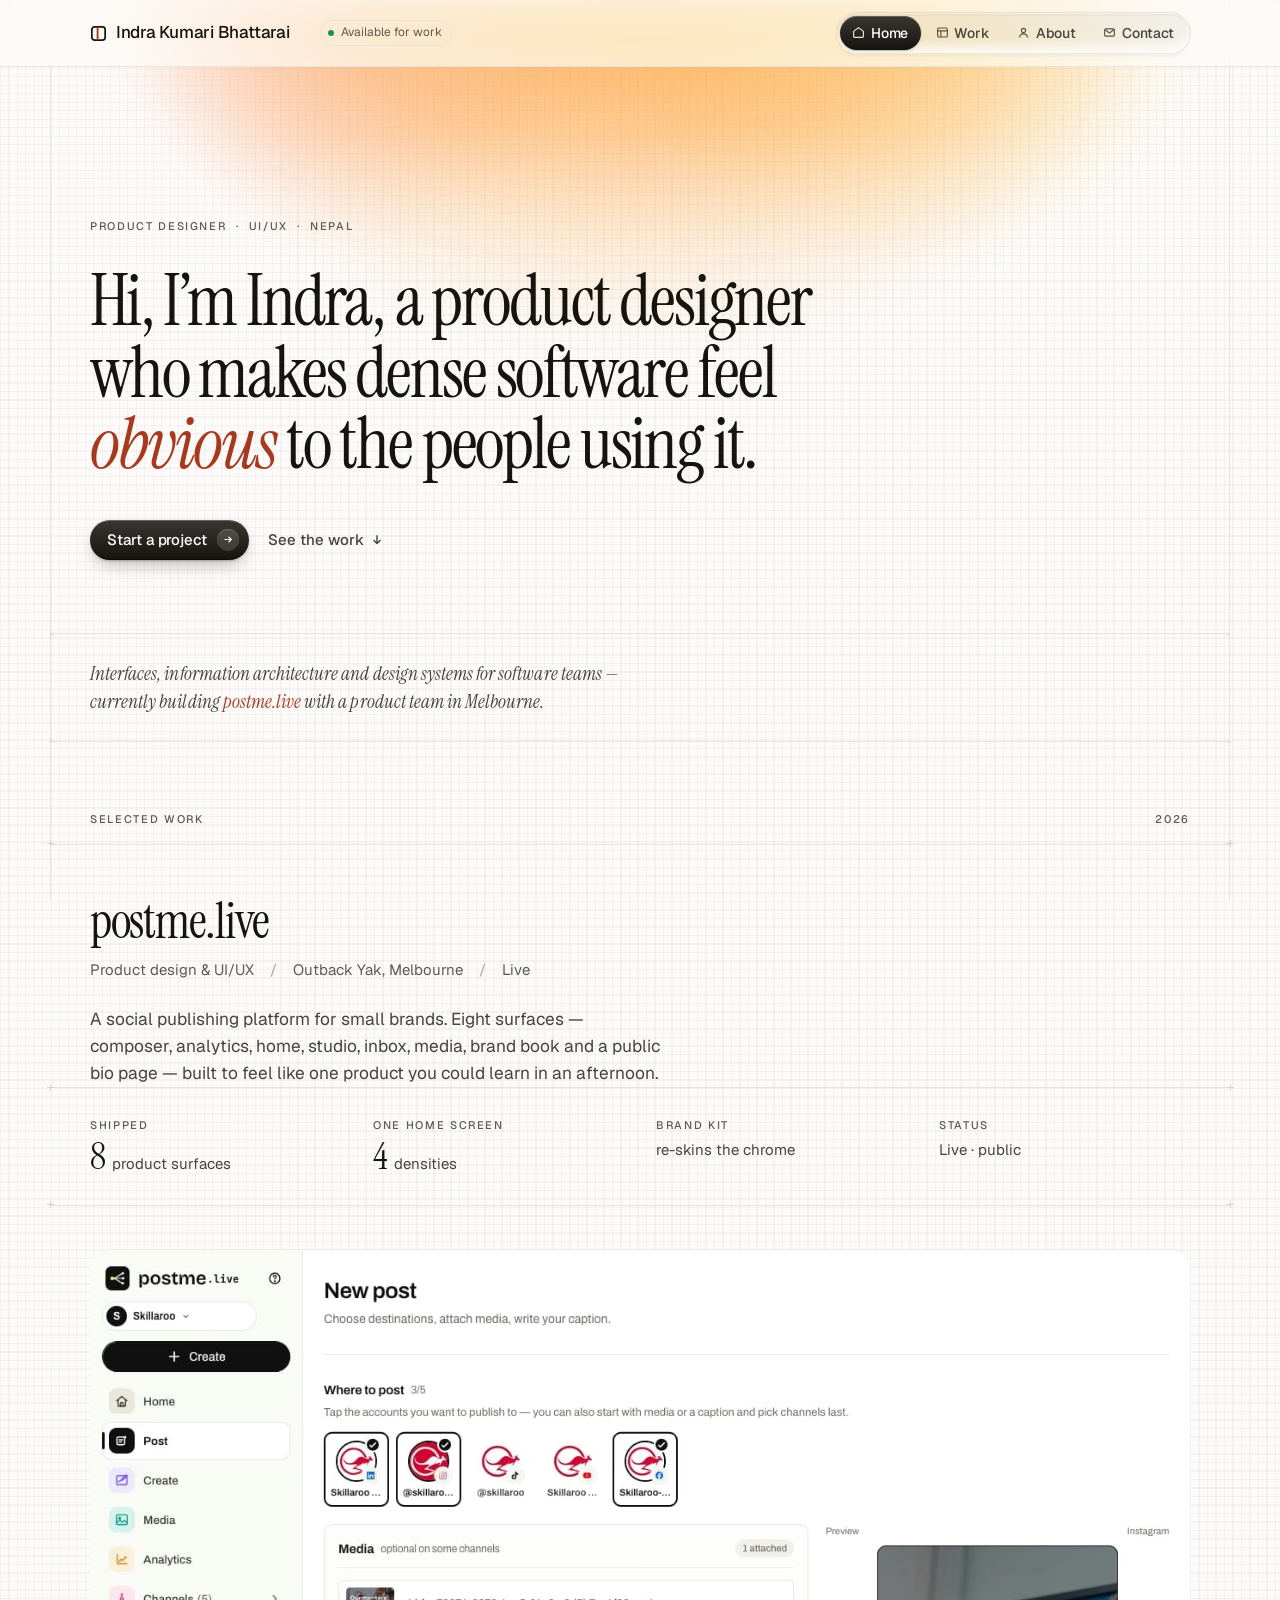
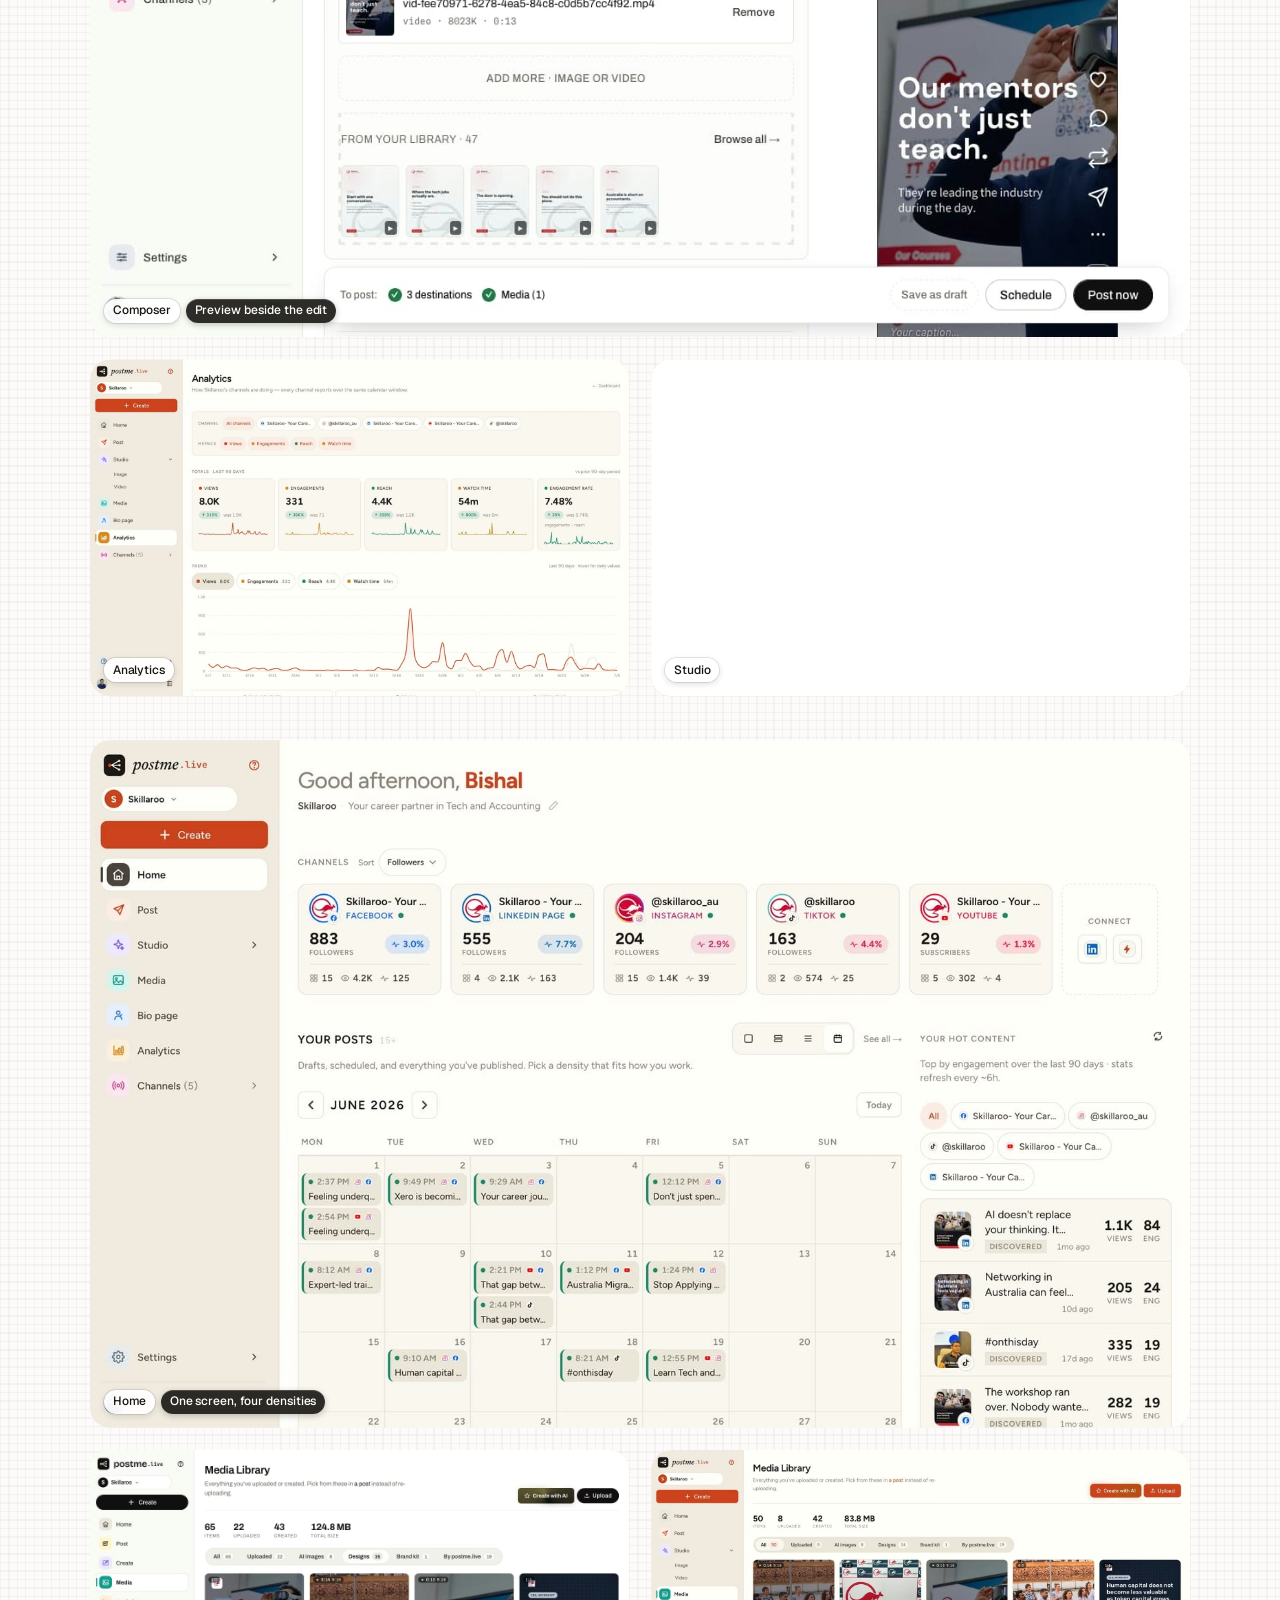
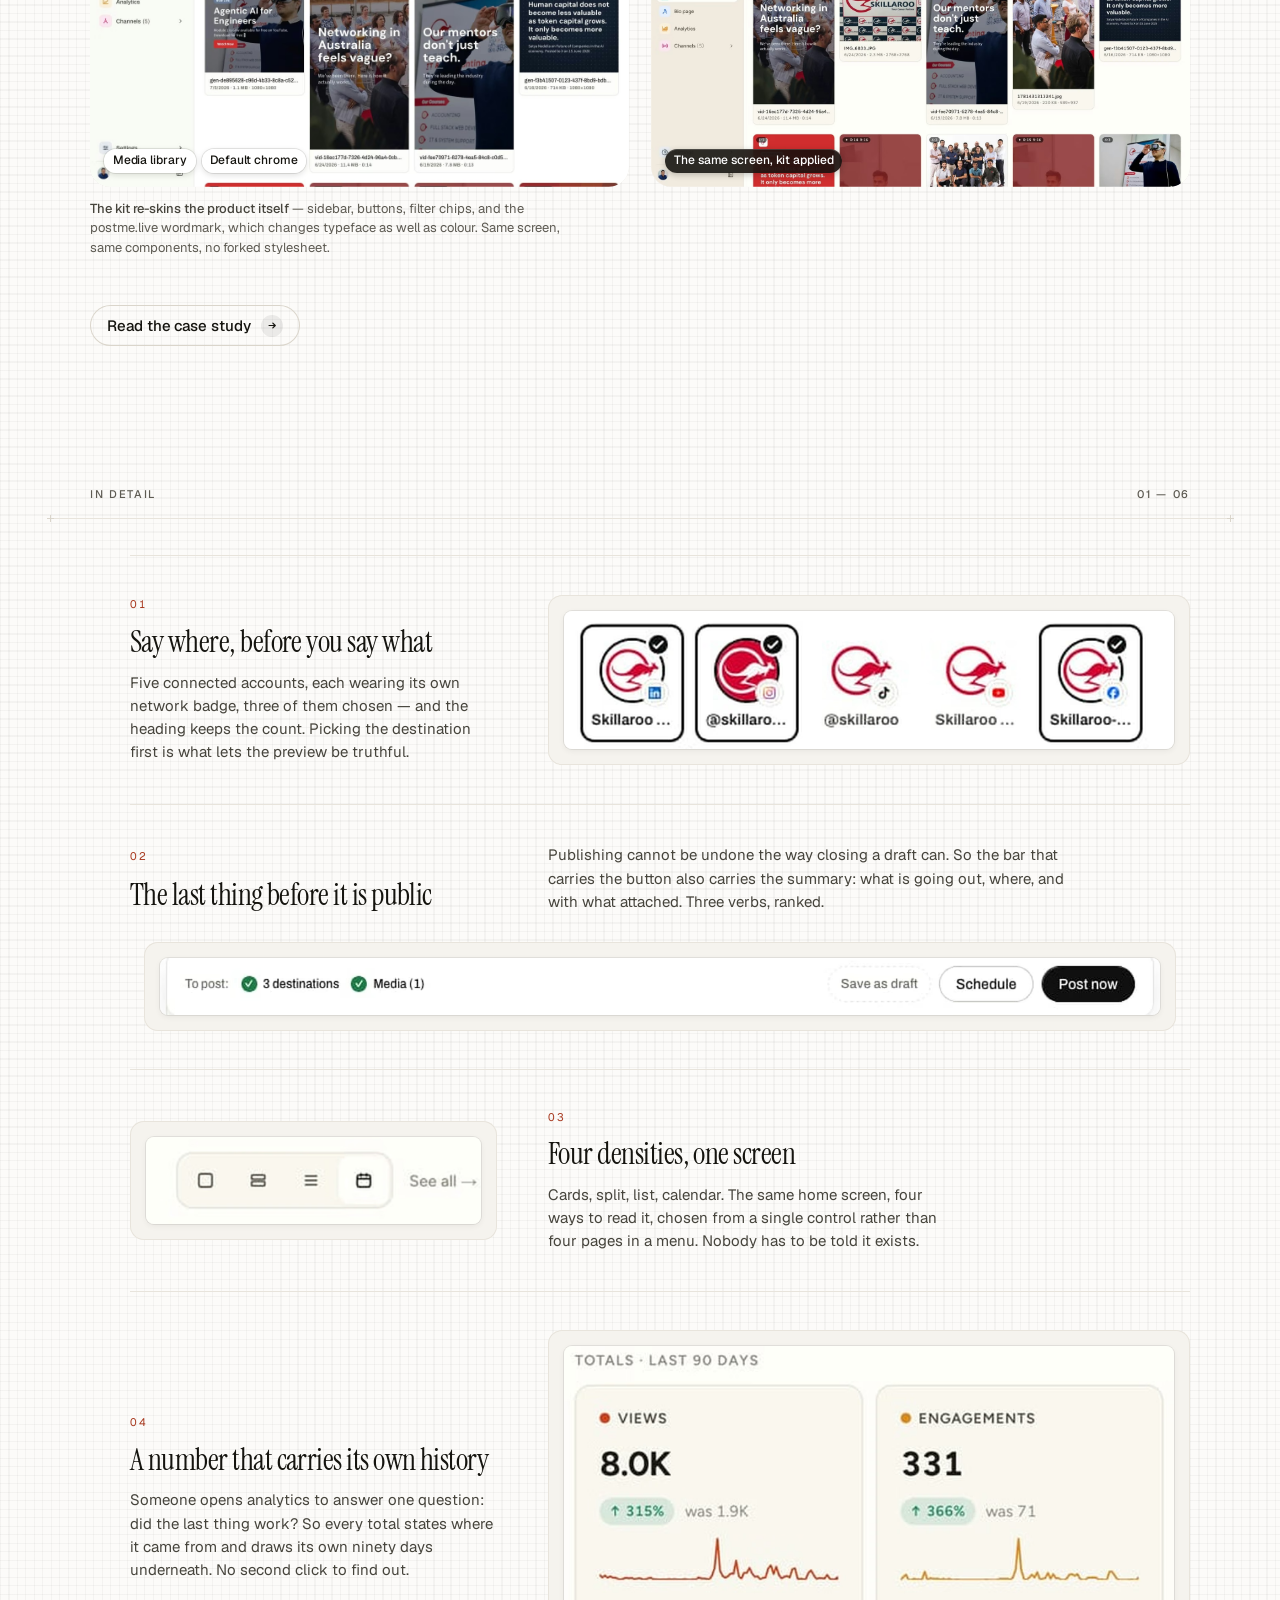
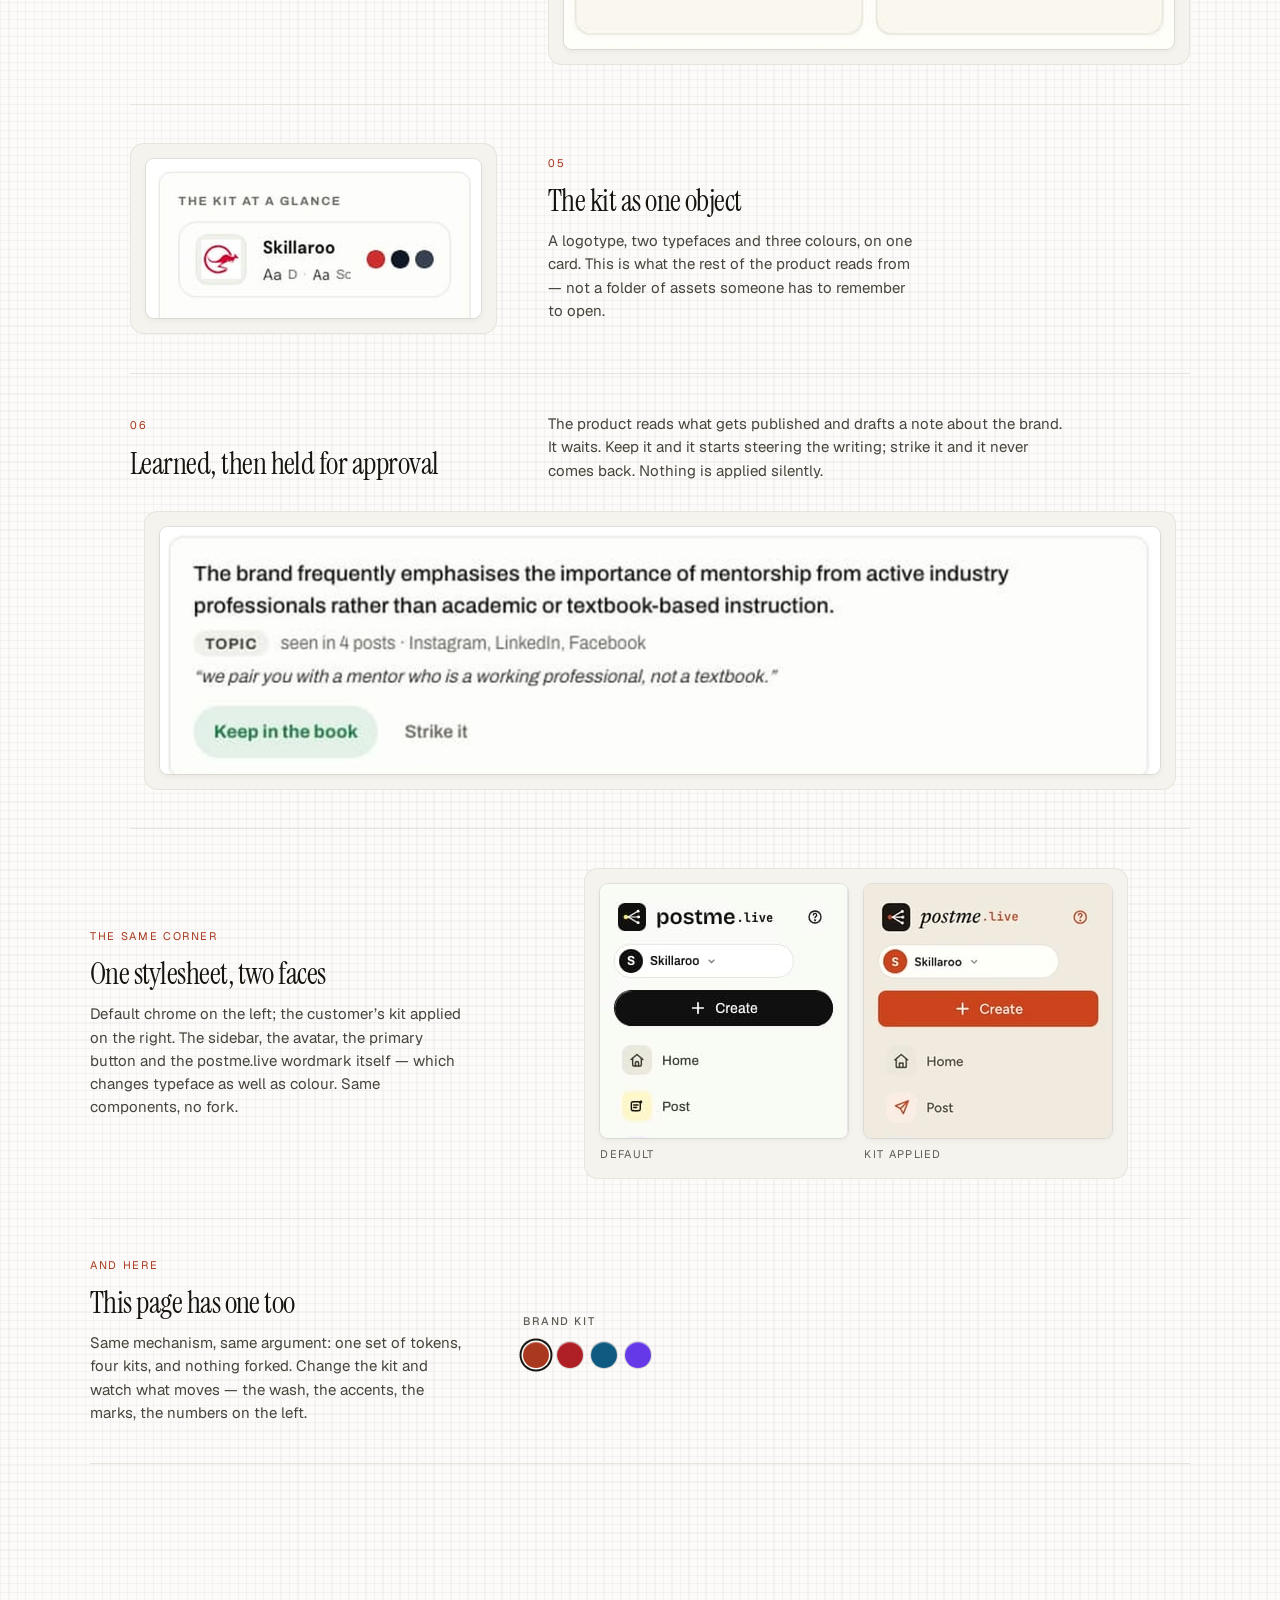
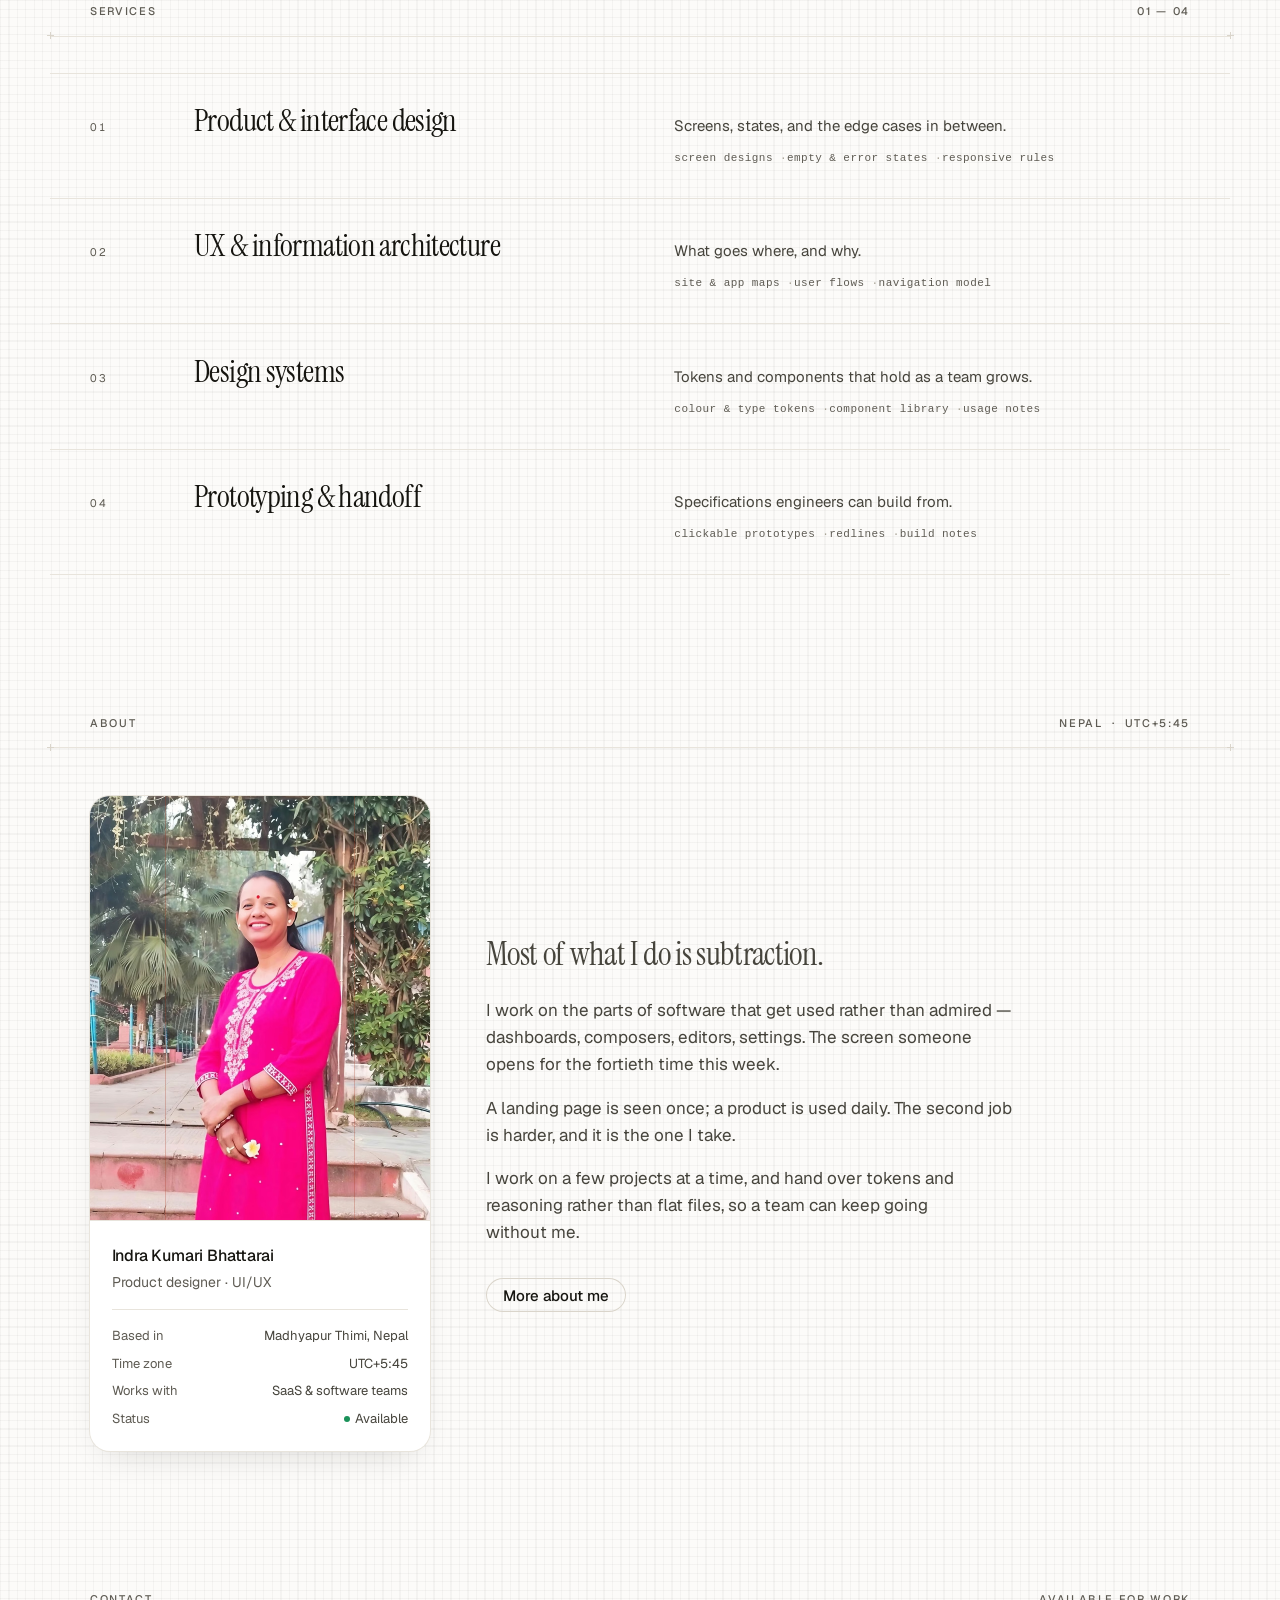
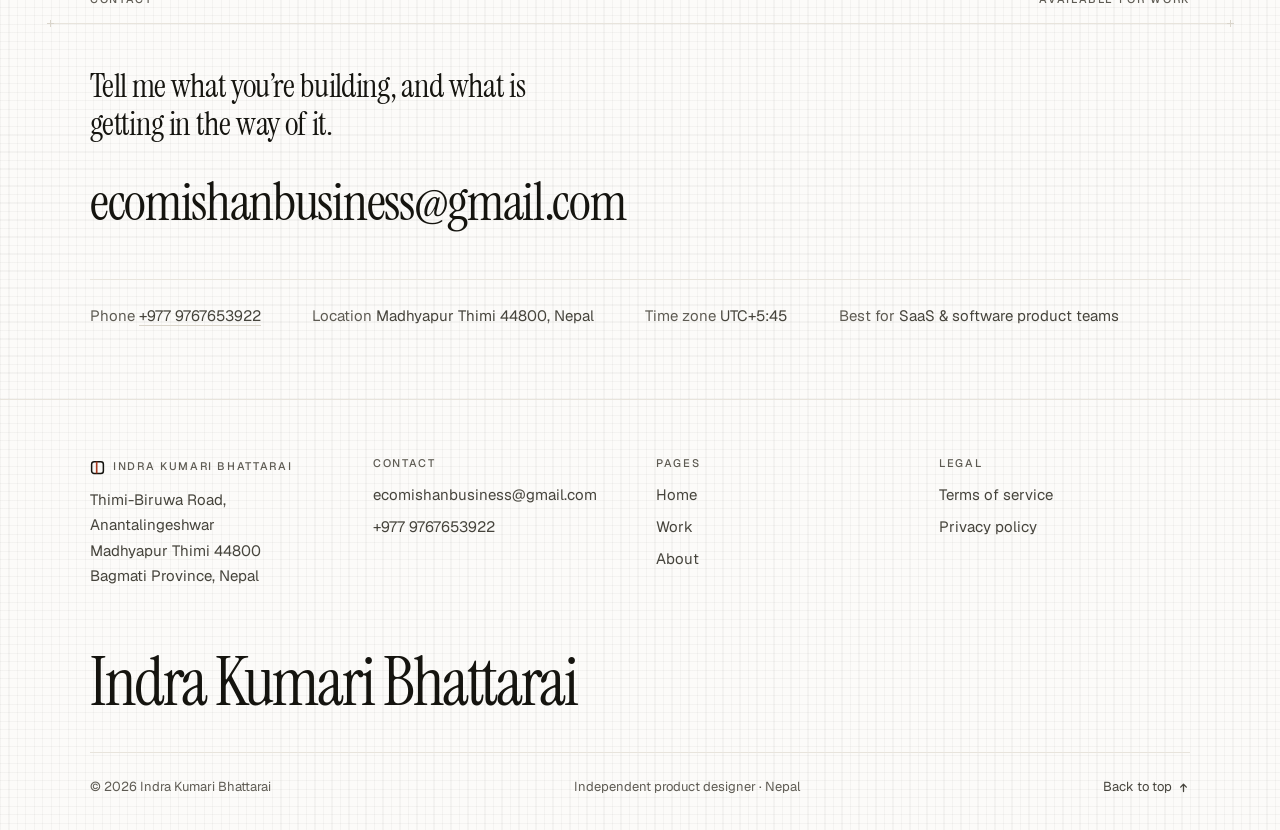
<file: index.html>
<!doctype html>
<html lang="en">
<head>
<meta charset="utf-8">
<meta name="viewport" content="width=device-width, initial-scale=1">
<title>Indra Kumari Bhattarai — Product designer, UI/UX</title>
<meta name="description" content="Indra Kumari Bhattarai is a product designer in Nepal working with SaaS and software teams worldwide. Interface design, UX and information architecture, design systems, prototyping and developer handoff.">
<meta name="author" content="Indra Kumari Bhattarai">
<link rel="canonical" href="https://indrakumaribhattarai.vercel.app/">
<meta property="og:type" content="website">
<meta property="og:site_name" content="Indra Kumari Bhattarai">
<meta property="og:title" content="Indra Kumari Bhattarai — Product designer, UI/UX">
<meta property="og:description" content="Product designer in Nepal, working with SaaS and software teams worldwide.">
<meta property="og:url" content="https://indrakumaribhattarai.vercel.app/">
<meta property="og:image" content="https://indrakumaribhattarai.vercel.app/assets/img/og.png">
<meta property="og:image:width" content="1200">
<meta property="og:image:height" content="630">
<meta property="og:image:alt" content="Indra Kumari Bhattarai — product designer, UI/UX, Nepal">
<meta name="twitter:card" content="summary_large_image">
<meta name="theme-color" content="#FCFBF9">

<!-- BEGIN BOOT -->
<script>
/* Runs before first paint. Three jobs, none of which may ever throw:
   1. apply a stored kit so the page never flashes the wrong palette
   2. mark that scripting exists, so JS-only controls can be styled in
      without shifting layout later
   3. arm the scroll reveal only when it can also be disarmed             */
(function(){try{
  var d=document.documentElement,s=null,k;
  try{s=window.localStorage}catch(e){}
  try{k=s&&s.getItem("ib-kit")}catch(e){}
  if(k&&/^(ember|crimson|deepsea|violet)$/.test(k))d.setAttribute("data-kit",k);
  d.className+=" js";
  if(window.requestAnimationFrame&&!matchMedia("(prefers-reduced-motion: reduce)").matches)
    d.className+=" reveal-ready";
}catch(e){}})();
</script>
<!-- END BOOT -->

<link rel="preload" href="assets/fonts/instrumentserif-400.woff2" as="font" type="font/woff2" crossorigin>
<link rel="preload" href="assets/fonts/geist-400.woff2" as="font" type="font/woff2" crossorigin>
<link rel="stylesheet" href="assets/css/site.css?v=dev">
<link rel="icon" href="assets/img/favicon.svg" type="image/svg+xml">
<link rel="icon" href="assets/img/favicon-96.png" sizes="96x96" type="image/png">
<link rel="apple-touch-icon" href="assets/img/apple-touch-icon.png">
<link rel="manifest" href="site.webmanifest">

<script type="application/ld+json">
{"@context":"https://schema.org","@type":"Person",
"name":"Indra Kumari Bhattarai","jobTitle":"Product Designer (UI/UX)",
"email":"mailto:ecomishanbusiness@gmail.com","telephone":"+977-9767653922",
"url":"https://indrakumaribhattarai.vercel.app/",
"address":{"@type":"PostalAddress","streetAddress":"Thimi-Biruwa Road, Anantalingeshwar","addressLocality":"Madhyapur Thimi","postalCode":"44800","addressRegion":"Bagmati Province","addressCountry":"NP"},
"knowsAbout":["Product design","User interface design","User experience design","Information architecture","Design systems","Prototyping"]}
</script>
</head>
<body>
<a class="skip" href="#main">Skip to content</a>
<div class="wash" aria-hidden="true"></div>
<div class="rails" aria-hidden="true"></div>

<!-- BEGIN MASTHEAD -->
<header class="masthead">
  <div class="wrap masthead__in">
    <a class="brand" href="index.html">
      <svg class="brand__mark" viewBox="0 0 24 24" fill="none" aria-hidden="true">
        <rect class="f" x="2.6" y="2.6" width="18.8" height="18.8" rx="4" stroke-width="2.4"/>
        <rect class="c" x="9.4" y="2.6" width="2.6" height="18.8"/>
      </svg>
      <span>Indra Kumari Bhattarai</span>
    </a>

    <p class="avail"><i aria-hidden="true"></i>Available for work</p>

    <span class="masthead__sp"></span>

    <nav class="seg" aria-label="Primary">
      <a href="index.html" aria-current="page">
        <svg viewBox="0 0 16 16" fill="none" stroke="currentColor" stroke-width="1.4" stroke-linecap="round" stroke-linejoin="round" aria-hidden="true"><path d="M2 6.6 8 2l6 4.6V13a1 1 0 0 1-1 1H3a1 1 0 0 1-1-1z"/></svg>
        <span>Home</span>
      </a>
      <a href="postme-live.html">
        <svg viewBox="0 0 16 16" fill="none" stroke="currentColor" stroke-width="1.4" stroke-linecap="round" stroke-linejoin="round" aria-hidden="true"><rect x="2" y="2.5" width="12" height="11" rx="1.6"/><path d="M2 6h12M6 6v7.5"/></svg>
        <span>Work</span>
      </a>
      <a href="about.html">
        <svg viewBox="0 0 16 16" fill="none" stroke="currentColor" stroke-width="1.4" stroke-linecap="round" stroke-linejoin="round" aria-hidden="true"><circle cx="8" cy="5.6" r="2.6"/><path d="M2.9 13.6a5.3 5.3 0 0 1 10.2 0"/></svg>
        <span>About</span>
      </a>
      <a href="#contact">
        <svg viewBox="0 0 16 16" fill="none" stroke="currentColor" stroke-width="1.4" stroke-linecap="round" stroke-linejoin="round" aria-hidden="true"><rect x="2" y="3.5" width="12" height="9" rx="1.6"/><path d="m2.6 4.6 5.4 4 5.4-4"/></svg>
        <span>Contact</span>
      </a>
    </nav>

  </div>
</header>
<!-- END MASTHEAD -->

<main id="main">

  <!-- ── HERO ──────────────────────────────────────────────────────────────
       Typographic and full width. The fold has to carry the claim and a way to
       act on it at 390px without scrolling; the work arrives directly under it
       at full width, where it has room to be seen.                          -->
  <section class="wrap hero">
    <p class="label lag">Product designer &nbsp;·&nbsp; UI/UX &nbsp;·&nbsp; Nepal</p>

    <h1 class="display hero__h">
      <span class="rise"><span>Hi, I&rsquo;m Indra, a product&nbsp;designer</span></span>
      <span class="rise"><span>who makes dense software&nbsp;feel</span></span>
      <span class="rise"><span><em class="em">obvious</em> to the people using&nbsp;it.</span></span>
    </h1>

    <div class="cta lag lag--2">
      <a class="btn" href="mailto:ecomishanbusiness@gmail.com?subject=Project%20enquiry">
        Start a project
        <span class="btn__chip" aria-hidden="true">
          <svg viewBox="0 0 16 16" fill="none" stroke="currentColor" stroke-width="1.8" stroke-linecap="round" stroke-linejoin="round"><path d="M3 8h9M8.5 4.5 12 8l-3.5 3.5"/></svg>
        </span>
      </a>
      <a class="quiet-link" href="#work">See the work
        <svg viewBox="0 0 16 16" fill="none" stroke="currentColor" stroke-width="1.6" stroke-linecap="round" stroke-linejoin="round" aria-hidden="true"><path d="M8 3v9M4.5 8.5 8 12l3.5-3.5"/></svg>
      </a>
    </div>

    <div class="band lag lag--3">
      <p>Interfaces, information architecture and design systems for software teams
         &mdash; currently building <em>postme.live</em> with a product team in Melbourne.</p>
      <span class="mark mark--tr" aria-hidden="true"></span>
      <span class="mark mark--br" aria-hidden="true"></span>
    </div>
  </section>

  <!-- ── SELECTED WORK ────────────────────────────────────────────────────
       One project, shown properly. Every figure in the facts strip is
       countable from the screenshots directly beneath it.                 -->
  <section class="wrap section" id="work" aria-labelledby="work-h">
    <div class="sec-head">
      <h2 class="label" id="work-h">Selected work</h2>
      <span class="label">2026</span>
    </div>

    <div class="piece">
      <h3 class="piece__title"><a href="postme-live.html">postme.live</a></h3>
      <p class="piece__meta">
        <span>Product design &amp; UI/UX</span>
        <span>Outback Yak, Melbourne</span>
        <span>Live</span>
      </p>
      <p class="piece__lead">
        A social publishing platform for small brands. Eight surfaces &mdash; composer,
        analytics, home, studio, inbox, media, brand book and a public bio page &mdash;
        built to feel like one product you could learn in an afternoon.
      </p>
    </div>

    <dl class="facts reveal">
      <div><dt class="label">Shipped</dt><dd><b data-count="8">8</b> product surfaces</dd></div>
      <div><dt class="label">One home screen</dt><dd><b data-count="4">4</b> densities</dd></div>
      <div><dt class="label">Brand kit</dt><dd>re-skins the chrome</dd></div>
      <div><dt class="label">Status</dt><dd>Live &middot; public</dd></div>
      <span class="mark mark--tr" aria-hidden="true"></span>
      <span class="mark mark--br" aria-hidden="true"></span>
    </dl>

    <a class="card plate lit reveal" href="postme-live.html" aria-label="postme.live case study — the composer">
      <picture>
        <source srcset="assets/img/composer.avif" type="image/avif">
        <img src="assets/img/composer.jpg" width="1280" height="800" loading="lazy" decoding="async"
             alt="The postme.live composer: connected social accounts selected across the top, an attached video and caption on the left, and a live preview of the Instagram post on the right.">
      </picture>
      <span class="card__tags">
        <span class="pill pill--light">Composer</span>
        <span class="pill pill--dark">Preview beside the edit</span>
      </span>
    </a>

    <div class="duo">
      <a class="card lit reveal" href="postme-live.html" aria-label="postme.live case study — analytics">
        <picture>
          <source srcset="assets/img/analytics.avif" type="image/avif">
          <img src="assets/img/analytics.jpg" width="1600" height="1000" loading="lazy" decoding="async"
               alt="postme.live analytics: ninety-day totals for views, engagements, reach, watch time and engagement rate, each on a card with a sparkline and a change indicator.">
        </picture>
        <span class="card__tags"><span class="pill pill--light">Analytics</span></span>
      </a>
      <a class="card lit reveal" href="postme-live.html" aria-label="postme.live case study — the video studio">
        <picture>
          <source srcset="assets/img/studio.avif" type="image/avif">
          <img src="assets/img/studio.jpg" width="1280" height="800" loading="lazy" decoding="async"
               alt="postme.live Studio video editor: a vertical video on a canvas with per-scene headline, subtext, duration and transition controls in a left rail.">
        </picture>
        <span class="card__tags"><span class="pill pill--light">Studio</span></span>
      </a>
    </div>

    <a class="card plate lit reveal" href="postme-live.html" aria-label="postme.live case study — the home screen">
      <picture>
        <source srcset="assets/img/calendar.avif" type="image/avif">
        <img src="assets/img/calendar.jpg" width="1600" height="1000" loading="lazy" decoding="async"
             alt="The postme.live home screen with the brand kit applied and calendar density selected: connected channels with follower counts along the top, a segmented control offering four densities, June 2026 scheduled posts in a month grid, and a panel of best-performing content on the right.">
      </picture>
      <span class="card__tags">
        <span class="pill pill--light">Home</span>
        <span class="pill pill--dark">One screen, four densities</span>
      </span>
    </a>

    <div class="duo">
      <a class="card lit reveal" href="postme-live.html" aria-label="postme.live case study — the media library in its default chrome">
        <picture>
          <source srcset="assets/img/media.avif" type="image/avif">
          <img src="assets/img/media.jpg" width="1280" height="800" loading="lazy" decoding="async"
               alt="The postme.live media library in the product’s default chrome: a black Create button, neutral filter chips, and a grid of uploaded and generated assets each labelled with file name, date and size.">
        </picture>
        <span class="card__tags"><span class="pill pill--light">Media library</span><span class="pill pill--light">Default chrome</span></span>
      </a>
      <a class="card lit reveal" href="postme-live.html" aria-label="postme.live case study — the same library with a customer brand kit applied">
        <picture>
          <source srcset="assets/img/library.avif" type="image/avif">
          <img src="assets/img/library.jpg" width="1600" height="1000" loading="lazy" decoding="async"
               alt="The same media library with a customer brand kit applied: sidebar, buttons, filter chips and even the postme.live wordmark are rendered in the customer’s red on a warm ground.">
        </picture>
        <span class="card__tags"><span class="pill pill--dark">The same screen, kit applied</span></span>
      </a>
    </div>
    <p class="note"><b>The kit re-skins the product itself</b> &mdash; sidebar, buttons, filter
       chips, and the postme.live wordmark, which changes typeface as well as colour. Same
       screen, same components, no forked stylesheet.</p>

    <p class="more">
      <a class="btn btn--quiet" href="postme-live.html">
        Read the case study
        <span class="btn__chip" aria-hidden="true">
          <svg viewBox="0 0 16 16" fill="none" stroke="currentColor" stroke-width="1.8" stroke-linecap="round" stroke-linejoin="round"><path d="M3 8h9M8.5 4.5 12 8l-3.5 3.5"/></svg>
        </span>
      </a>
    </p>
  </section>


  <!-- ── IN DETAIL ─────────────────────────────────────────────────────────
       Crops at roughly 1:1 from the same screenshots above, each paired with
       the decision it is evidence for. Nothing here is redrawn.           -->
  <section class="wrap section" id="detail" aria-labelledby="detail-h">
    <div class="sec-head">
      <h2 class="label" id="detail-h">In detail</h2>
      <span class="label">01 &mdash; 06</span>
    </div>

    <ol class="specs">
      <li class="spec reveal">
        <div class="spec__txt">
          <span class="n">01</span>
          <h3>Say where, before you say what</h3>
          <p>Five connected accounts, each wearing its own network badge, three
             of them chosen &mdash; and the heading keeps the count. Picking the
             destination first is what lets the preview be truthful.</p>
        </div>
        <figure class="spec__fig">
          <picture>
            <source srcset="assets/img/detail-destinations.avif" type="image/avif">
            <img src="assets/img/detail-destinations.jpg" width="983" height="224" loading="lazy" decoding="async"
                 alt="Five account tiles in a row, each showing the Skillaroo logo with a small LinkedIn, Instagram, TikTok, YouTube or Facebook badge; three tiles are ringed and tick-marked as selected.">
          </picture>
        </figure>
      </li>

      <li class="spec reveal spec--wide">
        <div class="spec__txt">
          <span class="n">02</span>
          <h3>The last thing before it is public</h3>
          <p>Publishing cannot be undone the way closing a draft can. So the bar
             that carries the button also carries the summary: what is going out,
             where, and with what attached. Three verbs, ranked.</p>
        </div>
        <figure class="spec__fig">
          <picture>
            <source srcset="assets/img/detail-commit.avif" type="image/avif">
            <img src="assets/img/detail-commit.jpg" width="1594" height="91" loading="lazy" decoding="async"
                 alt="A footer bar reading “To post: 3 destinations, Media (1)”, each with a green tick, beside three actions — Save as draft, Schedule, and a filled Post now button.">
          </picture>
        </figure>
      </li>

      <li class="spec reveal spec--flip">
        <div class="spec__txt">
          <span class="n">03</span>
          <h3>Four densities, one screen</h3>
          <p>Cards, split, list, calendar. The same home screen, four ways to
             read it, chosen from a single control rather than four pages in a
             menu. Nobody has to be told it exists.</p>
        </div>
        <figure class="spec__fig spec__fig--sm">
          <picture>
            <source srcset="assets/img/detail-density.avif" type="image/avif">
            <img src="assets/img/detail-density.jpg" width="825" height="216" loading="lazy" decoding="async"
                 alt="A segmented control with four icon buttons — card, split, list and calendar — the calendar option selected, beside a “See all” link.">
          </picture>
        </figure>
      </li>

      <li class="spec reveal">
        <div class="spec__txt">
          <span class="n">04</span>
          <h3>A number that carries its own history</h3>
          <p>Someone opens analytics to answer one question: did the last thing
             work? So every total states where it came from and draws its own
             ninety days underneath. No second click to find out.</p>
        </div>
        <figure class="spec__fig">
          <picture>
            <source srcset="assets/img/detail-stat.avif" type="image/avif">
            <img src="assets/img/detail-stat.jpg" width="832" height="413" loading="lazy" decoding="async"
                 alt="Two analytics cards: Views 8.0K, up 315% from 1.9K, and Engagements 331, up 366% from 71, each with a ninety-day sparkline beneath it.">
          </picture>
        </figure>
      </li>

      <li class="spec reveal spec--flip">
        <div class="spec__txt">
          <span class="n">05</span>
          <h3>The kit as one object</h3>
          <p>A logotype, two typefaces and three colours, on one card. This is
             what the rest of the product reads from &mdash; not a folder of
             assets someone has to remember to open.</p>
        </div>
        <figure class="spec__fig spec__fig--sm">
          <picture>
            <source srcset="assets/img/detail-kit.avif" type="image/avif">
            <img src="assets/img/detail-kit.jpg" width="638" height="304" loading="lazy" decoding="async"
                 alt="A panel headed “The kit at a glance” showing the Skillaroo logo, two type samples labelled Aa, and three colour swatches — red, navy and slate.">
          </picture>
        </figure>
      </li>

      <li class="spec reveal spec--wide">
        <div class="spec__txt">
          <span class="n">06</span>
          <h3>Learned, then held for approval</h3>
          <p>The product reads what gets published and drafts a note about the
             brand. It waits. Keep it and it starts steering the writing; strike
             it and it never comes back. Nothing is applied silently.</p>
        </div>
        <figure class="spec__fig">
          <picture>
            <source srcset="assets/img/detail-note.avif" type="image/avif">
            <img src="assets/img/detail-note.jpg" width="1032" height="255" loading="lazy" decoding="async"
                 alt="An observed brand note about mentorship from working professionals, tagged TOPIC and “seen in 4 posts”, with a supporting quotation and two actions: Keep in the book, or Strike it.">
          </picture>
        </figure>
      </li>
    </ol>

    <div class="spec spec--twin reveal">
      <div class="spec__txt">
        <span class="n">The same corner</span>
        <h3>One stylesheet, two faces</h3>
        <p>Default chrome on the left; the customer&rsquo;s kit applied on the
           right. The sidebar, the avatar, the primary button and the
           postme.live wordmark itself &mdash; which changes typeface as well as
           colour. Same components, no fork.</p>
      </div>
      <div class="spec__fig">
        <div class="twin">
          <figure>
            <picture>
              <source srcset="assets/img/detail-chrome-a.avif" type="image/avif">
              <img src="assets/img/detail-chrome-a.jpg" width="248" height="254" loading="lazy" decoding="async"
                   alt="The top-left corner of postme.live in its default chrome: a black wordmark with a yellow dot, a black account avatar and a black Create button.">
            </picture>
            <figcaption>Default</figcaption>
          </figure>
          <figure>
            <picture>
              <source srcset="assets/img/detail-chrome-b.avif" type="image/avif">
              <img src="assets/img/detail-chrome-b.jpg" width="248" height="257" loading="lazy" decoding="async"
                   alt="The same corner with a customer brand kit applied: the wordmark is now an italic serif with a red dot, the avatar is red and the Create button is red on a warm ground.">
            </picture>
            <figcaption>Kit applied</figcaption>
          </figure>
        </div>
      </div>
    </div>

    <div class="spec reveal">
      <div class="spec__txt">
        <span class="n">And here</span>
        <h3>This page has one too</h3>
        <p>Same mechanism, same argument: one set of tokens, four kits, and
           nothing forked. Change the kit and watch what moves &mdash; the
           wash, the accents, the marks, the numbers on the left.</p>
      </div>
      <div class="kit">
        <fieldset>
          <legend>Brand kit</legend>
          <div class="kit__row">
            <label class="sw sw--ember"><input type="radio" name="ib-kit" value="ember" data-kit-set="ember" checked><span></span><span class="vh">Ember</span></label>
            <label class="sw sw--crimson"><input type="radio" name="ib-kit" value="crimson" data-kit-set="crimson"><span></span><span class="vh">Crimson</span></label>
            <label class="sw sw--deepsea"><input type="radio" name="ib-kit" value="deepsea" data-kit-set="deepsea"><span></span><span class="vh">Deep sea</span></label>
            <label class="sw sw--violet"><input type="radio" name="ib-kit" value="violet" data-kit-set="violet"><span></span><span class="vh">Violet</span></label>
          </div>
        </fieldset>
      </div>
    </div>
  </section>


  <!-- ── SERVICES ──────────────────────────────────────────────────────────
       Each row says what the work is and what actually arrives.          -->
  <section class="wrap section" id="services" aria-labelledby="svc-h">
    <div class="sec-head">
      <h2 class="label" id="svc-h">Services</h2>
      <span class="label">01 &mdash; 04</span>
    </div>
    <ul class="services reveal">
      <li>
        <span class="n">01</span>
        <h3>Product &amp; interface design</h3>
        <div>
          <p>Screens, states, and the edge cases in between.</p>
          <p class="out"><span>screen designs</span><span>empty &amp; error states</span><span>responsive rules</span></p>
        </div>
      </li>
      <li>
        <span class="n">02</span>
        <h3>UX &amp; information architecture</h3>
        <div>
          <p>What goes where, and why.</p>
          <p class="out"><span>site &amp; app maps</span><span>user flows</span><span>navigation model</span></p>
        </div>
      </li>
      <li>
        <span class="n">03</span>
        <h3>Design systems</h3>
        <div>
          <p>Tokens and components that hold as a team grows.</p>
          <p class="out"><span>colour &amp; type tokens</span><span>component library</span><span>usage notes</span></p>
        </div>
      </li>
      <li>
        <span class="n">04</span>
        <h3>Prototyping &amp; handoff</h3>
        <div>
          <p>Specifications engineers can build from.</p>
          <p class="out"><span>clickable prototypes</span><span>redlines</span><span>build notes</span></p>
        </div>
      </li>
    </ul>
  </section>

  <!-- ── ABOUT ──────────────────────────────────────────────────────────── -->
  <section class="wrap section" id="about" aria-labelledby="about-h">
    <div class="sec-head">
      <h2 class="label" id="about-h">About</h2>
      <span class="label">Nepal &nbsp;·&nbsp; UTC+5:45</span>
    </div>

    <div class="about reveal">
      <div class="profile">
        <div class="profile__face">
          <picture>
            <source srcset="assets/img/portrait.avif" type="image/avif">
            <img src="assets/img/portrait.jpg" width="680" height="850" alt="Indra Kumari Bhattarai" loading="lazy" decoding="async">
          </picture>
        </div>
        <div class="profile__body">
          <p class="profile__name">Indra Kumari Bhattarai</p>
          <p class="profile__role">Product designer &middot; UI/UX</p>
          <dl>
            <dt>Based in</dt><dd>Madhyapur Thimi, Nepal</dd>
            <dt>Time zone</dt><dd>UTC+5:45</dd>
            <dt>Works with</dt><dd>SaaS &amp; software teams</dd>
            <dt>Status</dt><dd><span class="dot" aria-hidden="true"></span>Available</dd>
          </dl>
        </div>
      </div>

      <div class="about__body">
        <p class="about__lead">Most of what I do is subtraction.</p>
        <p>I work on the parts of software that get used rather than admired &mdash;
           dashboards, composers, editors, settings. The screen someone opens for the
           fortieth time this week.</p>
        <p>A landing page is seen once; a product is used daily. The second job is
           harder, and it is the one I take.</p>
        <p>I work on a few projects at a time, and hand over tokens and reasoning rather
           than flat files, so a team can keep going without me.</p>
        <p class="more"><a class="btn btn--quiet" href="about.html">More about me</a></p>
      </div>
    </div>
  </section>


  <!-- ── CONTACT ────────────────────────────────────────────────────────── -->
  <section class="wrap section" id="contact" aria-labelledby="contact-h">
    <div class="sec-head">
      <h2 class="label" id="contact-h">Contact</h2>
      <span class="label">Available for work</span>
    </div>
    <p class="contact__lead reveal">Tell me what you&rsquo;re building, and what is
      getting in the way of it.</p>
    <p class="lag">
      <a class="mail" href="mailto:ecomishanbusiness@gmail.com?subject=Project%20enquiry">ecomishanbusiness@gmail.com</a>
    </p>
    <p class="meta">
      <span><b>Phone</b> <a href="tel:+9779767653922">+977 9767653922</a></span>
      <span><b>Location</b> Madhyapur Thimi 44800, Nepal</span>
      <span><b>Time zone</b> UTC+5:45</span>
      <span><b>Best for</b> SaaS &amp; software product teams</span>
    </p>
  </section>

</main>

<footer class="foot">
  <div class="wrap">
    <div class="foot__grid">
      <div>
        <span class="foot__brand">
          <svg viewBox="0 0 24 24" fill="none" aria-hidden="true">
            <rect class="f" x="2.6" y="2.6" width="18.8" height="18.8" rx="4" stroke-width="2.4"/>
            <rect class="c" x="9.4" y="2.6" width="2.6" height="18.8"/>
          </svg>
          <span class="label">Indra Kumari Bhattarai</span>
        </span>
        <address>Thimi-Biruwa Road, Anantalingeshwar<br>Madhyapur Thimi 44800<br>Bagmati Province, Nepal</address>
      </div>
      <div>
        <p class="label" style="margin-bottom:var(--s3)">Contact</p>
        <div class="foot__links">
          <a href="mailto:ecomishanbusiness@gmail.com">ecomishanbusiness@gmail.com</a>
          <a href="tel:+9779767653922">+977 9767653922</a>
        </div>
      </div>
      <div>
        <p class="label" style="margin-bottom:var(--s3)">Pages</p>
        <div class="foot__links">
          <a href="index.html">Home</a><a href="postme-live.html">Work</a><a href="about.html">About</a>
        </div>
      </div>
      <div>
        <p class="label" style="margin-bottom:var(--s3)">Legal</p>
        <div class="foot__links">
          <a href="terms.html">Terms of service</a><a href="privacy.html">Privacy policy</a>
        </div>
      </div>
    </div>

    <p class="foot__sig">Indra Kumari Bhattarai</p>

    <div class="foot__base">
      <span>&copy; 2026 Indra Kumari Bhattarai</span>
      <span>Independent product designer &middot; Nepal</span>
      <a class="foot__top" href="#main">Back to top
        <svg viewBox="0 0 16 16" fill="none" stroke="currentColor" stroke-width="1.6" stroke-linecap="round" stroke-linejoin="round" aria-hidden="true"><path d="M8 13V4M4.5 7.5 8 4l3.5 3.5"/></svg>
      </a>
    </div>
  </div>
</footer>


<script src="assets/js/site.js?v=dev" defer></script>
</body>
</html>
</file>
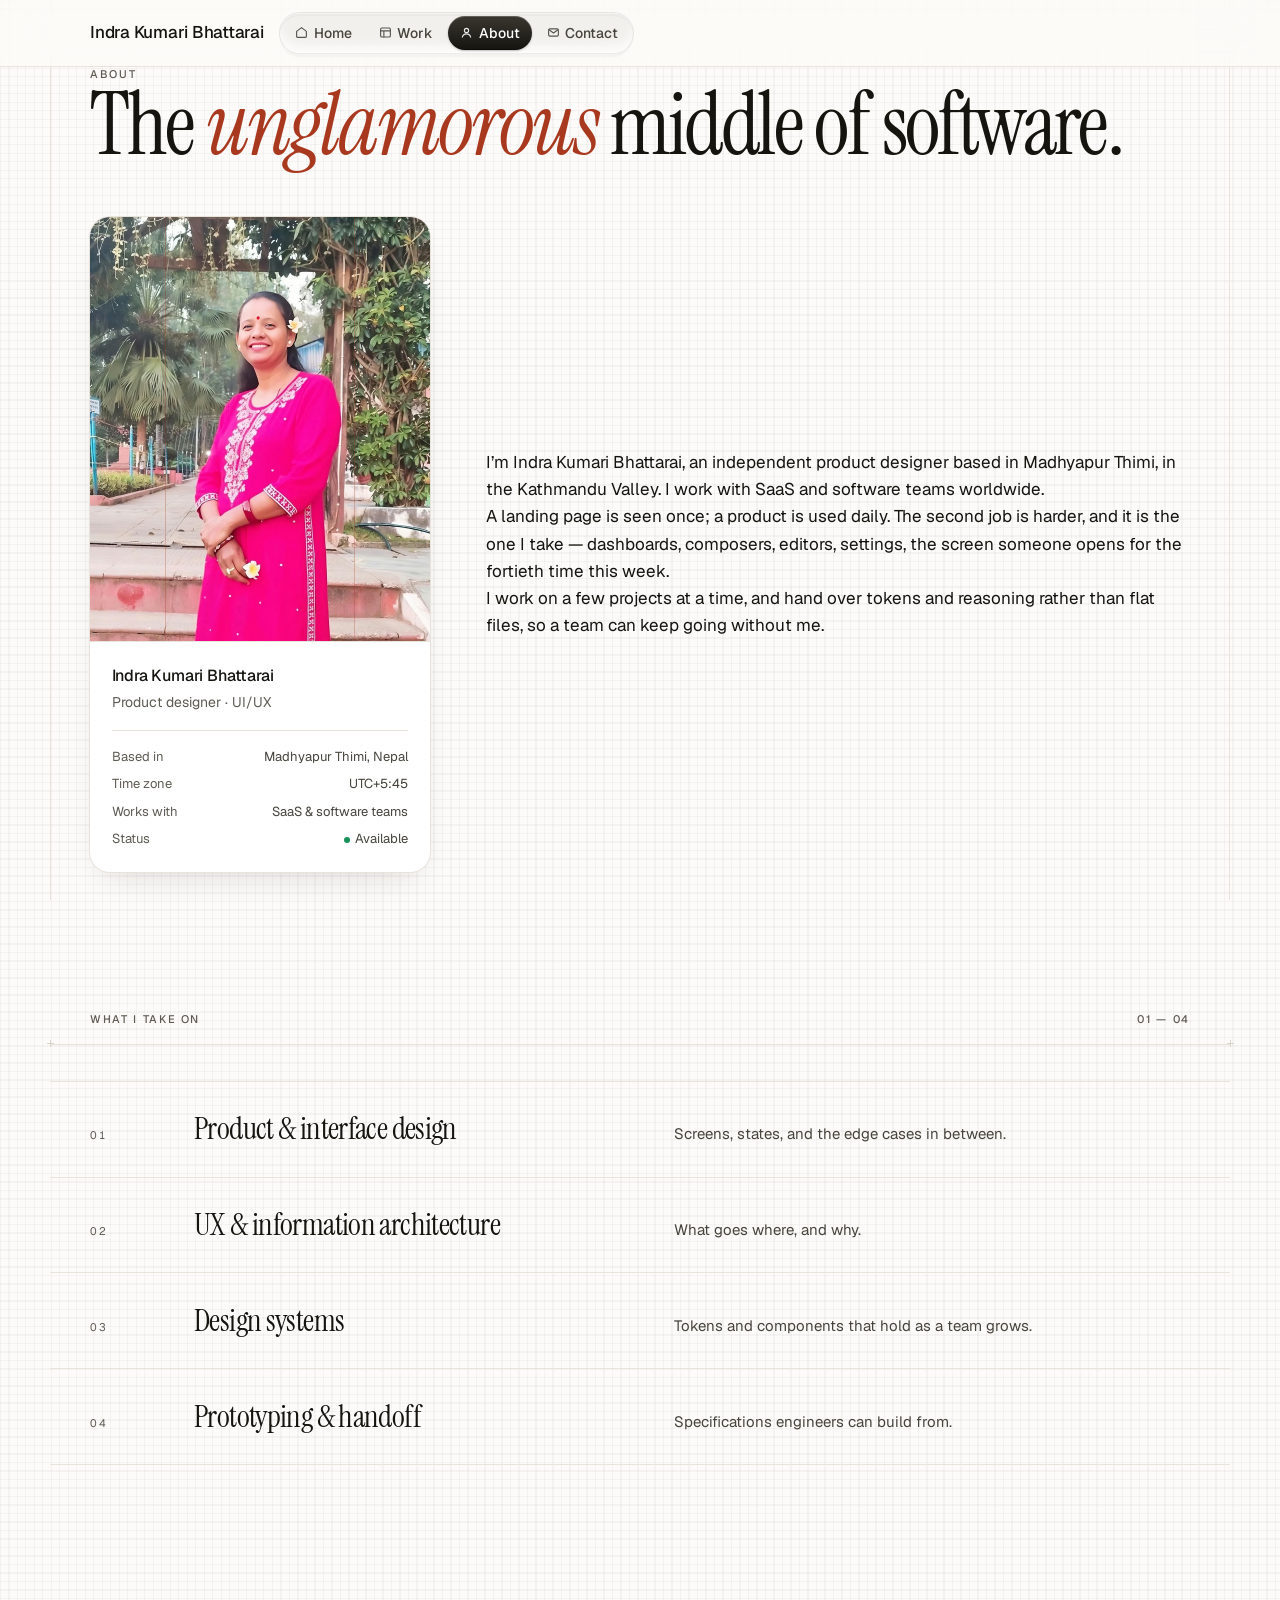
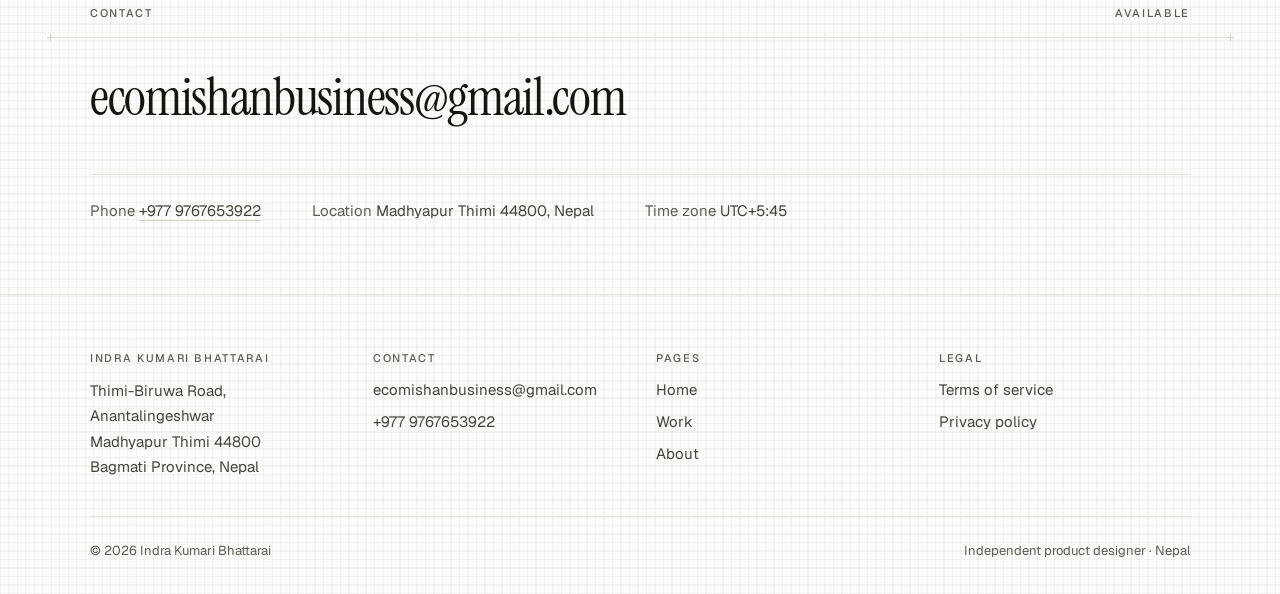
<file: about.html>
<!doctype html>
<html lang="en">
<head>
<meta charset="utf-8">
<meta name="viewport" content="width=device-width, initial-scale=1">
<title>About — Indra Kumari Bhattarai, product designer</title>
<meta name="description" content="Indra Kumari Bhattarai is an independent product designer in Madhyapur Thimi, Nepal, working with SaaS and software teams worldwide on interfaces, information architecture and design systems.">
<meta name="author" content="Indra Kumari Bhattarai">
<link rel="canonical" href="https://indrakumaribhattarai.vercel.app/about.html">
<meta property="og:type" content="profile">
<meta property="og:title" content="About — Indra Kumari Bhattarai">
<meta property="og:description" content="Independent product designer in Nepal, working with software teams worldwide.">
<meta name="twitter:card" content="summary">

<script>
  (function(){try{if("IntersectionObserver" in window&&!matchMedia("(prefers-reduced-motion: reduce)").matches){document.documentElement.className+=" reveal-ready"}}catch(e){}})();
</script>

<link rel="preload" href="assets/fonts/instrumentserif-400.woff2" as="font" type="font/woff2" crossorigin>
<link rel="preload" href="assets/fonts/geist-400.woff2" as="font" type="font/woff2" crossorigin>
<link rel="stylesheet" href="assets/css/site.css?v=fd22ed2e">
<link rel="icon" href="assets/img/favicon.svg" type="image/svg+xml">
</head>
<body>
<a class="skip" href="#main">Skip to content</a>
<div class="rails" aria-hidden="true"></div>

<header class="masthead">
  <div class="wrap masthead__in">
    <a class="brand" href="index.html">Indra Kumari Bhattarai</a>
    <nav class="seg" aria-label="Primary">
      <a href="index.html">
        <svg viewBox="0 0 16 16" fill="none" stroke="currentColor" stroke-width="1.4" stroke-linecap="round" stroke-linejoin="round" aria-hidden="true"><path d="M2 6.6 8 2l6 4.6V13a1 1 0 0 1-1 1H3a1 1 0 0 1-1-1z"/></svg>
        <span>Home</span>
      </a>
      <a href="postme-live.html">
        <svg viewBox="0 0 16 16" fill="none" stroke="currentColor" stroke-width="1.4" stroke-linecap="round" stroke-linejoin="round" aria-hidden="true"><rect x="2" y="2.5" width="12" height="11" rx="1.6"/><path d="M2 6h12M6 6v7.5"/></svg>
        <span>Work</span>
      </a>
      <a href="about.html" aria-current="page">
        <svg viewBox="0 0 16 16" fill="none" stroke="currentColor" stroke-width="1.4" stroke-linecap="round" stroke-linejoin="round" aria-hidden="true"><circle cx="8" cy="5.6" r="2.6"/><path d="M2.9 13.6a5.3 5.3 0 0 1 10.2 0"/></svg>
        <span>About</span>
      </a>
      <a href="index.html#contact">
        <svg viewBox="0 0 16 16" fill="none" stroke="currentColor" stroke-width="1.4" stroke-linecap="round" stroke-linejoin="round" aria-hidden="true"><rect x="2" y="3.5" width="12" height="9" rx="1.6"/><path d="m2.6 4.6 5.4 4 5.4-4"/></svg>
        <span>Contact</span>
      </a>
    </nav>
  </div>
</header>

<main id="main">

  <section class="wrap page-hero">
    <p class="label">About</p>
    <h1 class="display">The <em class="em">unglamorous</em> middle of software.</h1>
  </section>

  <section class="wrap section section--flush">
    <div class="about">
      <div class="profile">
        <div class="profile__face">
          <picture>
            <source srcset="assets/img/portrait.avif" type="image/avif">
            <img src="assets/img/portrait.jpg" width="680" height="850" alt="Indra Kumari Bhattarai" loading="eager" decoding="async">
          </picture>
        </div>
        <div class="profile__body">
          <p class="profile__name">Indra Kumari Bhattarai</p>
          <p class="profile__role">Product designer &middot; UI/UX</p>
          <dl>
            <dt>Based in</dt><dd>Madhyapur Thimi, Nepal</dd>
            <dt>Time zone</dt><dd>UTC+5:45</dd>
            <dt>Works with</dt><dd>SaaS &amp; software teams</dd>
            <dt>Status</dt><dd><span class="dot" aria-hidden="true"></span>Available</dd>
          </dl>
        </div>
      </div>
      <div>
        <p>I&rsquo;m Indra Kumari Bhattarai, an independent product designer based in Madhyapur
           Thimi, in the Kathmandu Valley. I work with SaaS and software teams worldwide.</p>
        <p>A landing page is seen once; a product is used daily. The second job is harder, and it
           is the one I take — dashboards, composers, editors, settings, the screen someone opens
           for the fortieth time this week.</p>
        <p>I work on a few projects at a time, and hand over tokens and reasoning rather than flat
           files, so a team can keep going without me.</p>
      </div>
    </div>
  </section>

  <section class="wrap section" aria-labelledby="cap-h">
    <div class="sec-head">
      <h2 class="label" id="cap-h">What I take on</h2>
      <span class="label">01 &mdash; 04</span>
    </div>
    <ul class="services reveal">
      <li><span class="n">01</span><h3>Product &amp; interface design</h3><p>Screens, states, and the edge cases in between.</p></li>
      <li><span class="n">02</span><h3>UX &amp; information architecture</h3><p>What goes where, and why.</p></li>
      <li><span class="n">03</span><h3>Design systems</h3><p>Tokens and components that hold as a team grows.</p></li>
      <li><span class="n">04</span><h3>Prototyping &amp; handoff</h3><p>Specifications engineers can build from.</p></li>
    </ul>
  </section>

  <section class="wrap section" aria-labelledby="con-h">
    <div class="sec-head">
      <h2 class="label" id="con-h">Contact</h2>
      <span class="label">Available</span>
    </div>
    <p class="reveal">
      <a class="mail" href="mailto:ecomishanbusiness@gmail.com?subject=Project%20enquiry">ecomishanbusiness@gmail.com</a>
    </p>
    <p class="meta">
      <span><b>Phone</b> <a href="tel:+9779767653922">+977 9767653922</a></span>
      <span><b>Location</b> Madhyapur Thimi 44800, Nepal</span>
      <span><b>Time zone</b> UTC+5:45</span>
    </p>
  </section>

</main>

<footer class="foot">
  <div class="wrap">
    <div class="foot__grid">
      <div>
        <p class="label" style="margin-bottom:var(--s3)">Indra Kumari Bhattarai</p>
        <address>Thimi-Biruwa Road, Anantalingeshwar<br>Madhyapur Thimi 44800<br>Bagmati Province, Nepal</address>
      </div>
      <div>
        <p class="label" style="margin-bottom:var(--s3)">Contact</p>
        <div class="foot__links">
          <a href="mailto:ecomishanbusiness@gmail.com">ecomishanbusiness@gmail.com</a>
          <a href="tel:+9779767653922">+977 9767653922</a>
        </div>
      </div>
      <div>
        <p class="label" style="margin-bottom:var(--s3)">Pages</p>
        <div class="foot__links">
          <a href="index.html">Home</a><a href="postme-live.html">Work</a><a href="about.html">About</a>
        </div>
      </div>
      <div>
        <p class="label" style="margin-bottom:var(--s3)">Legal</p>
        <div class="foot__links">
          <a href="terms.html">Terms of service</a><a href="privacy.html">Privacy policy</a>
        </div>
      </div>
    </div>
    <div class="foot__base">
      <span>&copy; 2026 Indra Kumari Bhattarai</span>
      <span>Independent product designer &middot; Nepal</span>
    </div>
  </div>
</footer>

<script src="assets/js/site.js?v=b4837ca6" defer></script>
</body>
</html>
</file>
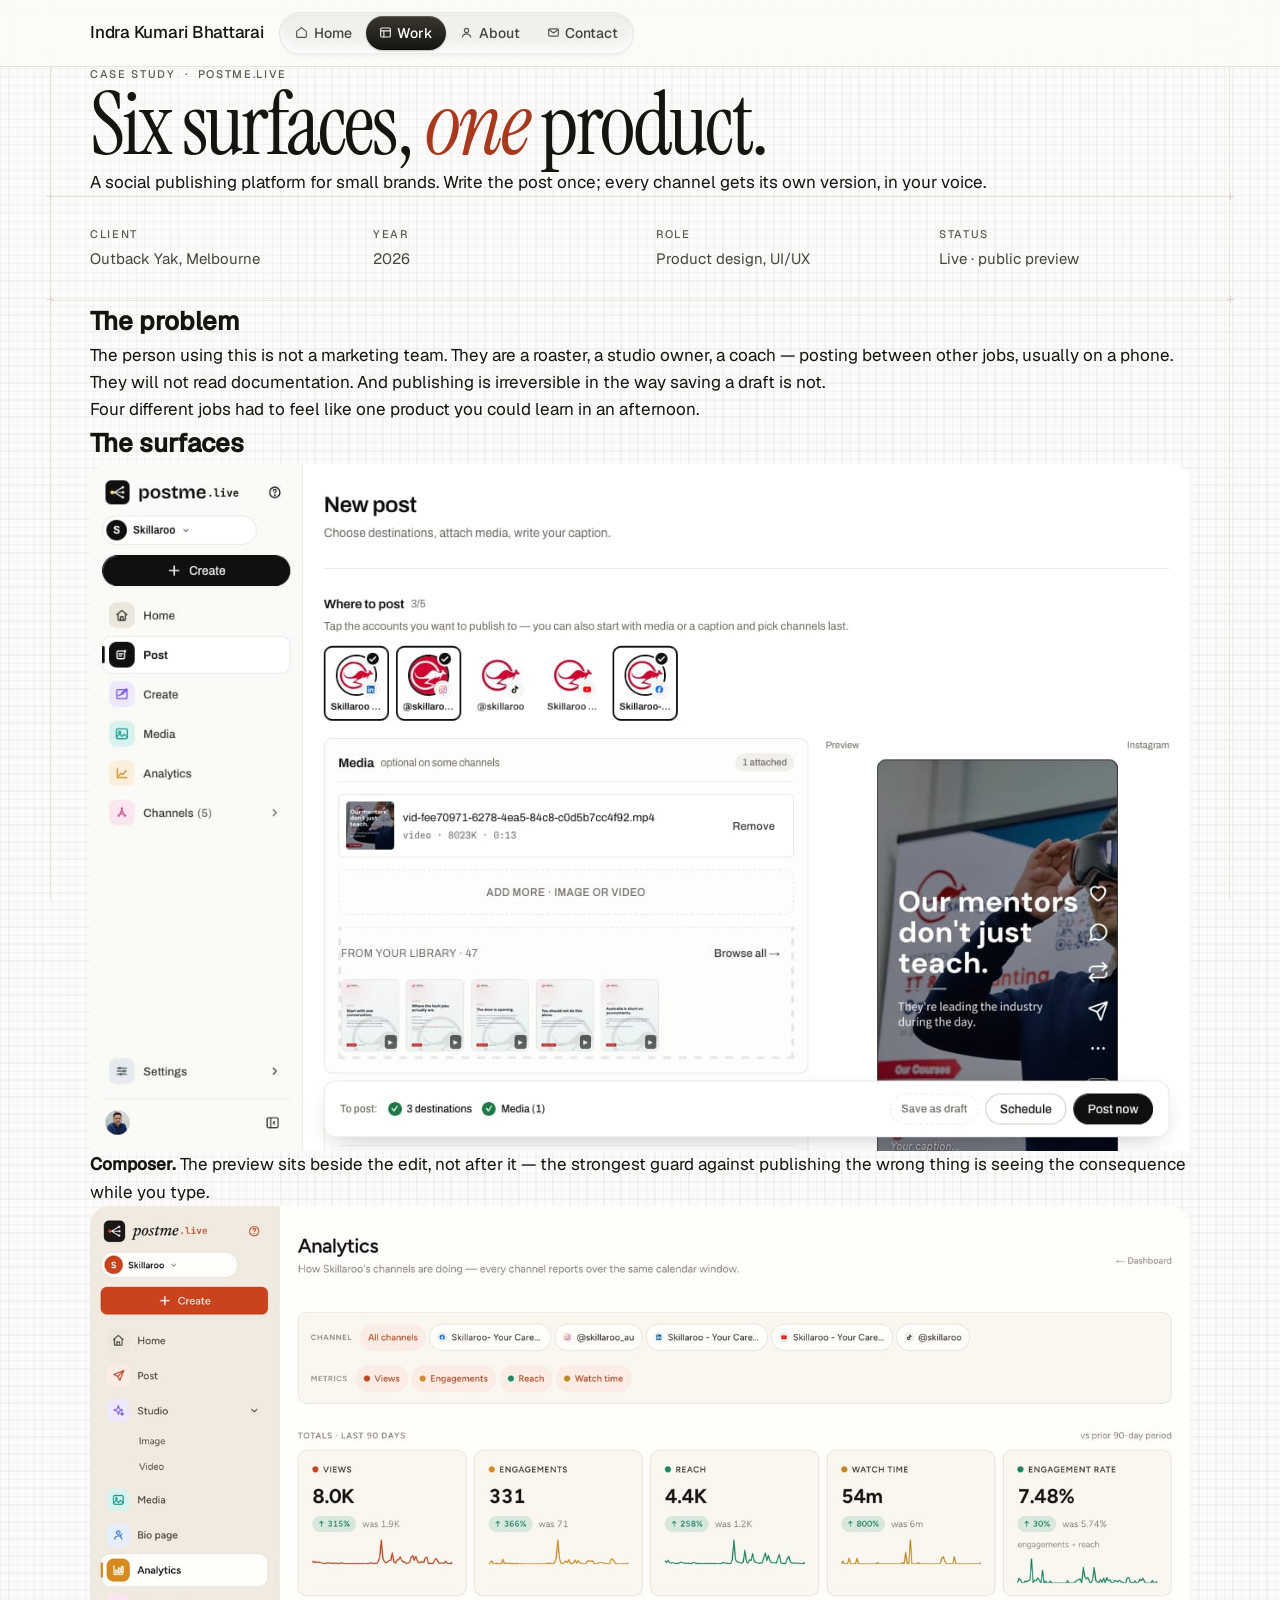
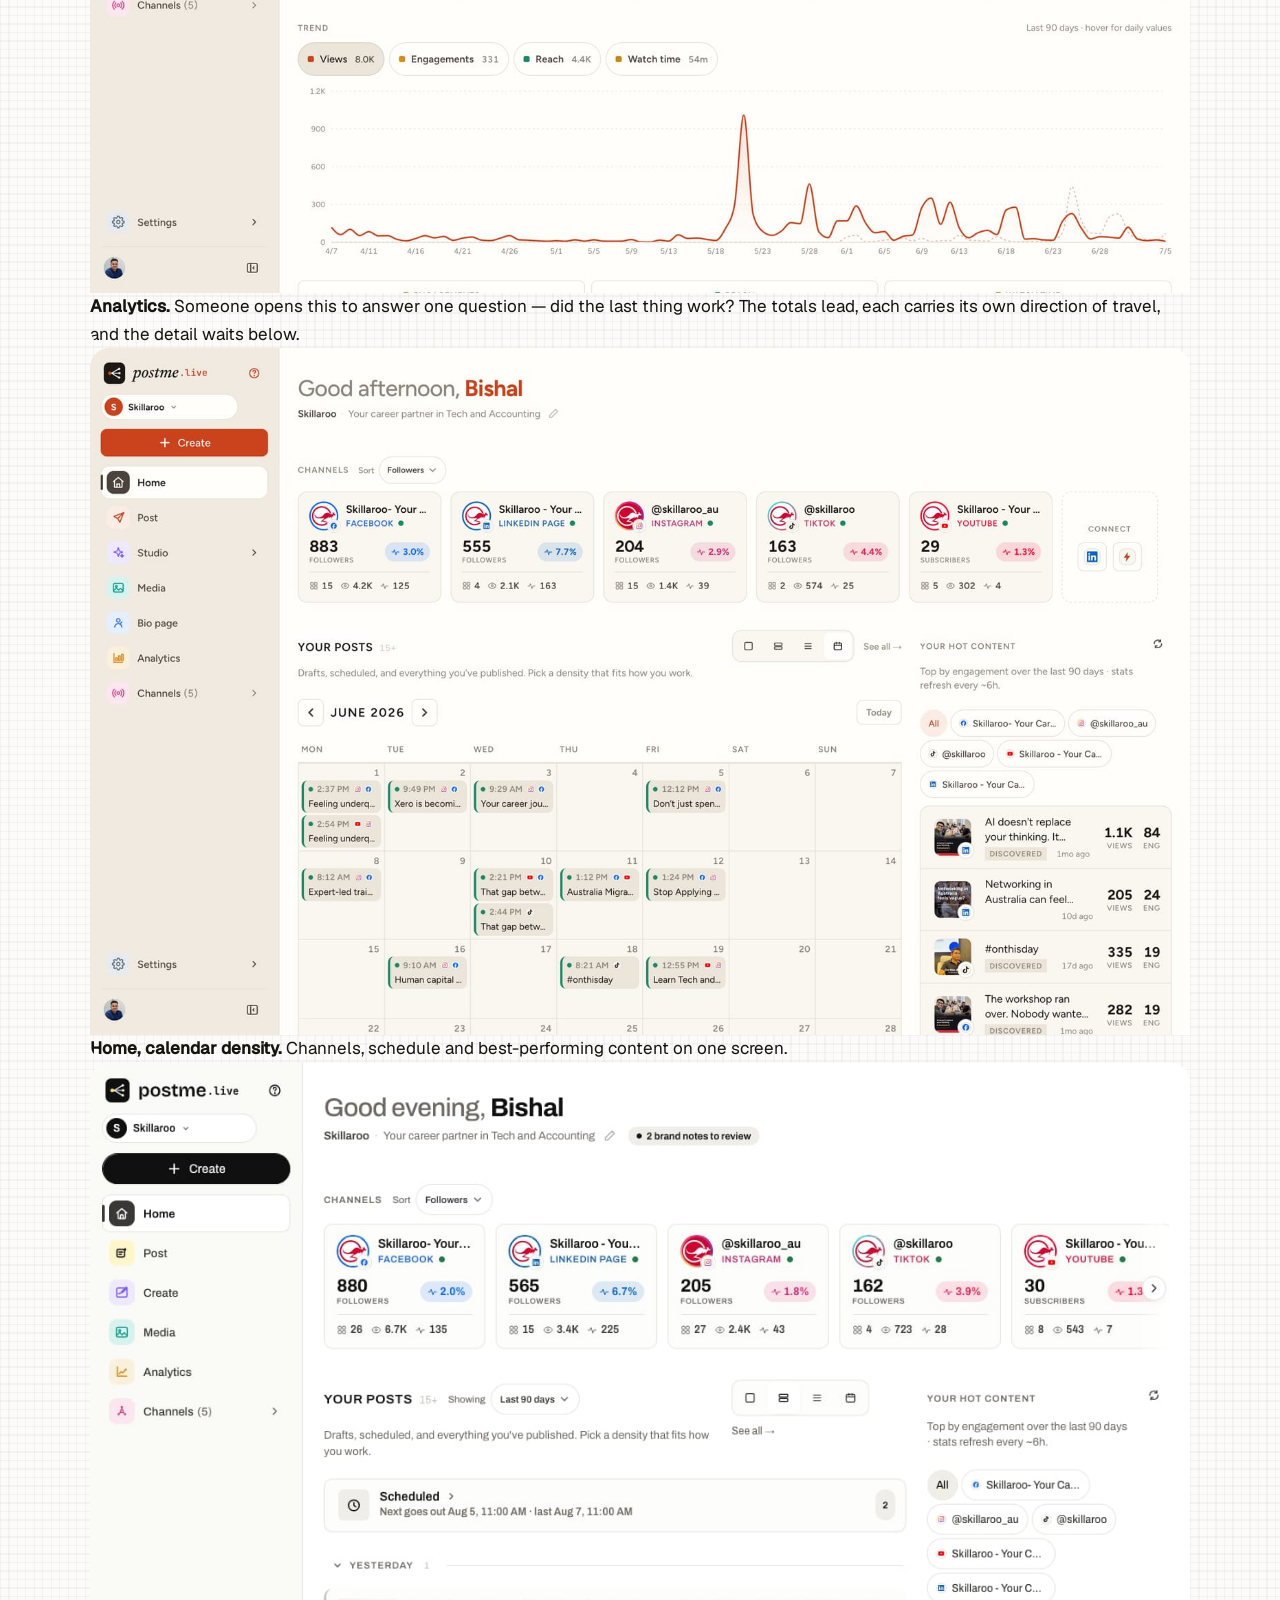
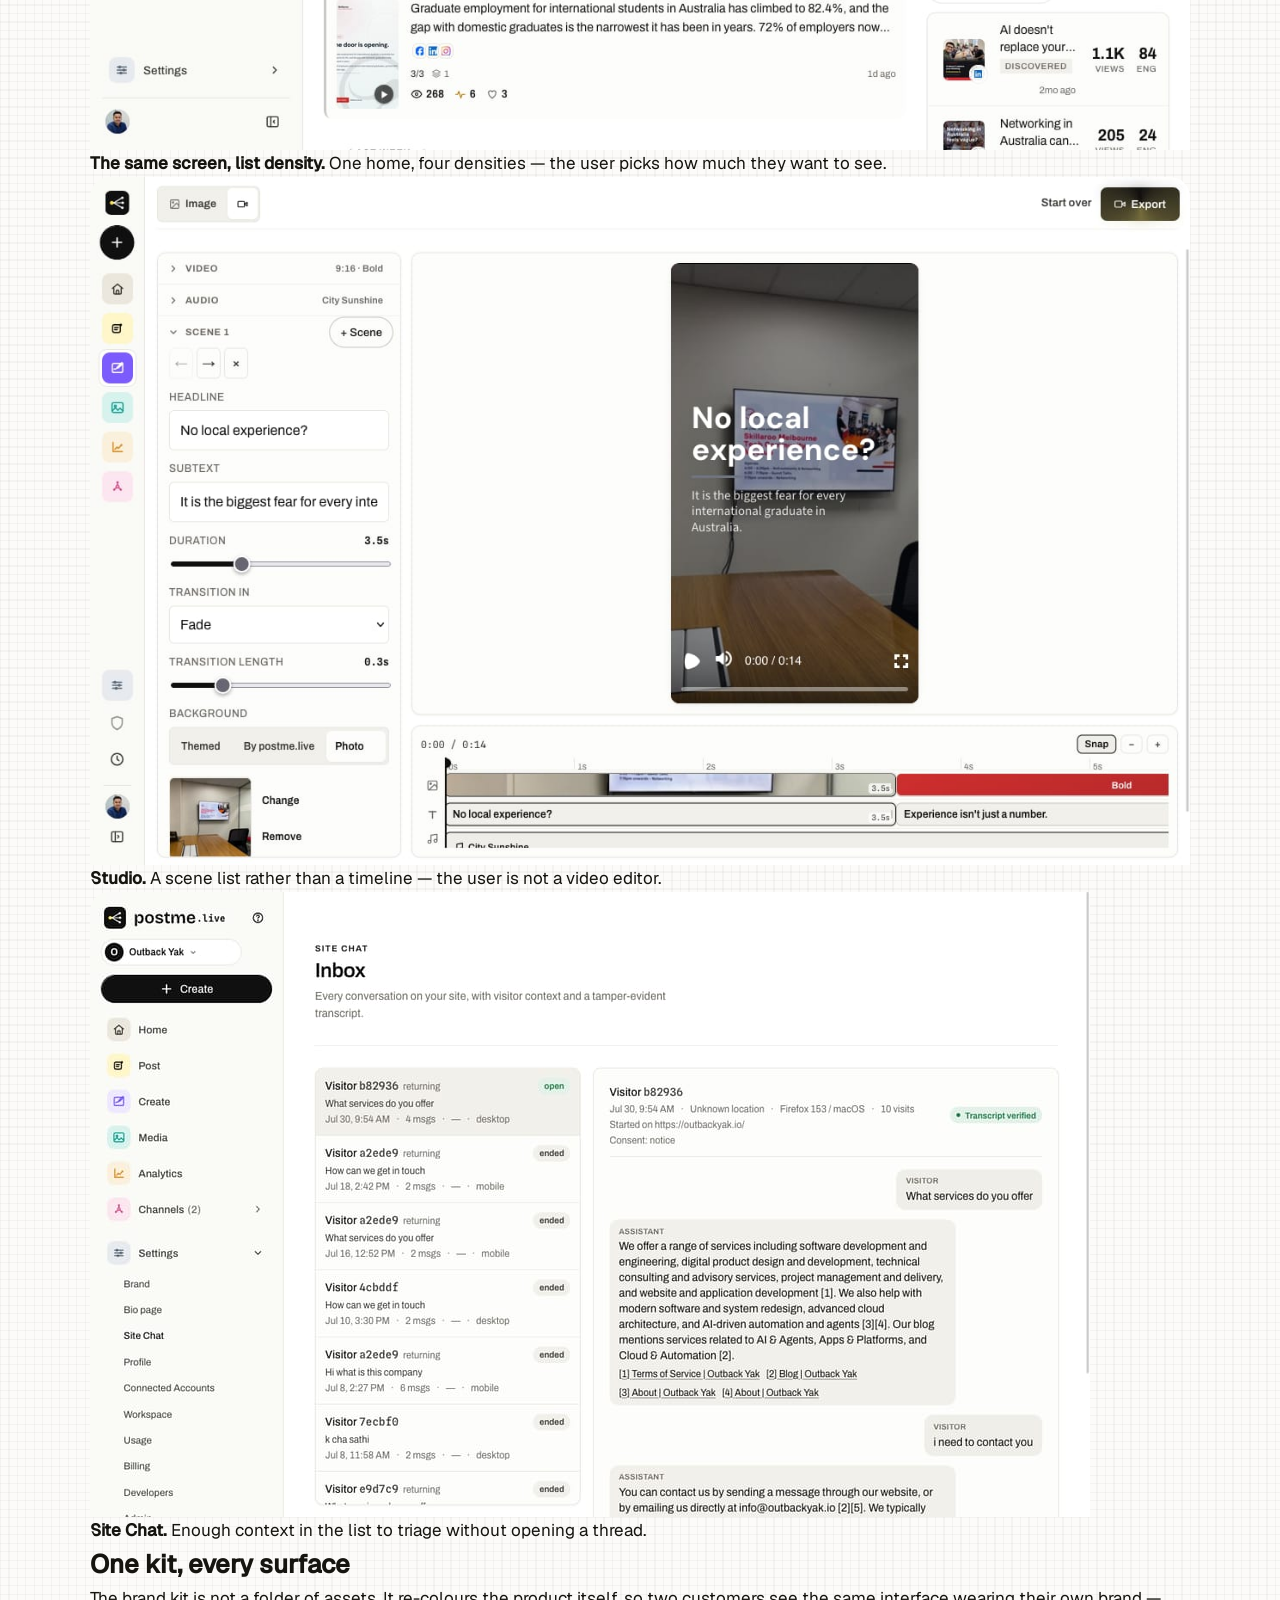
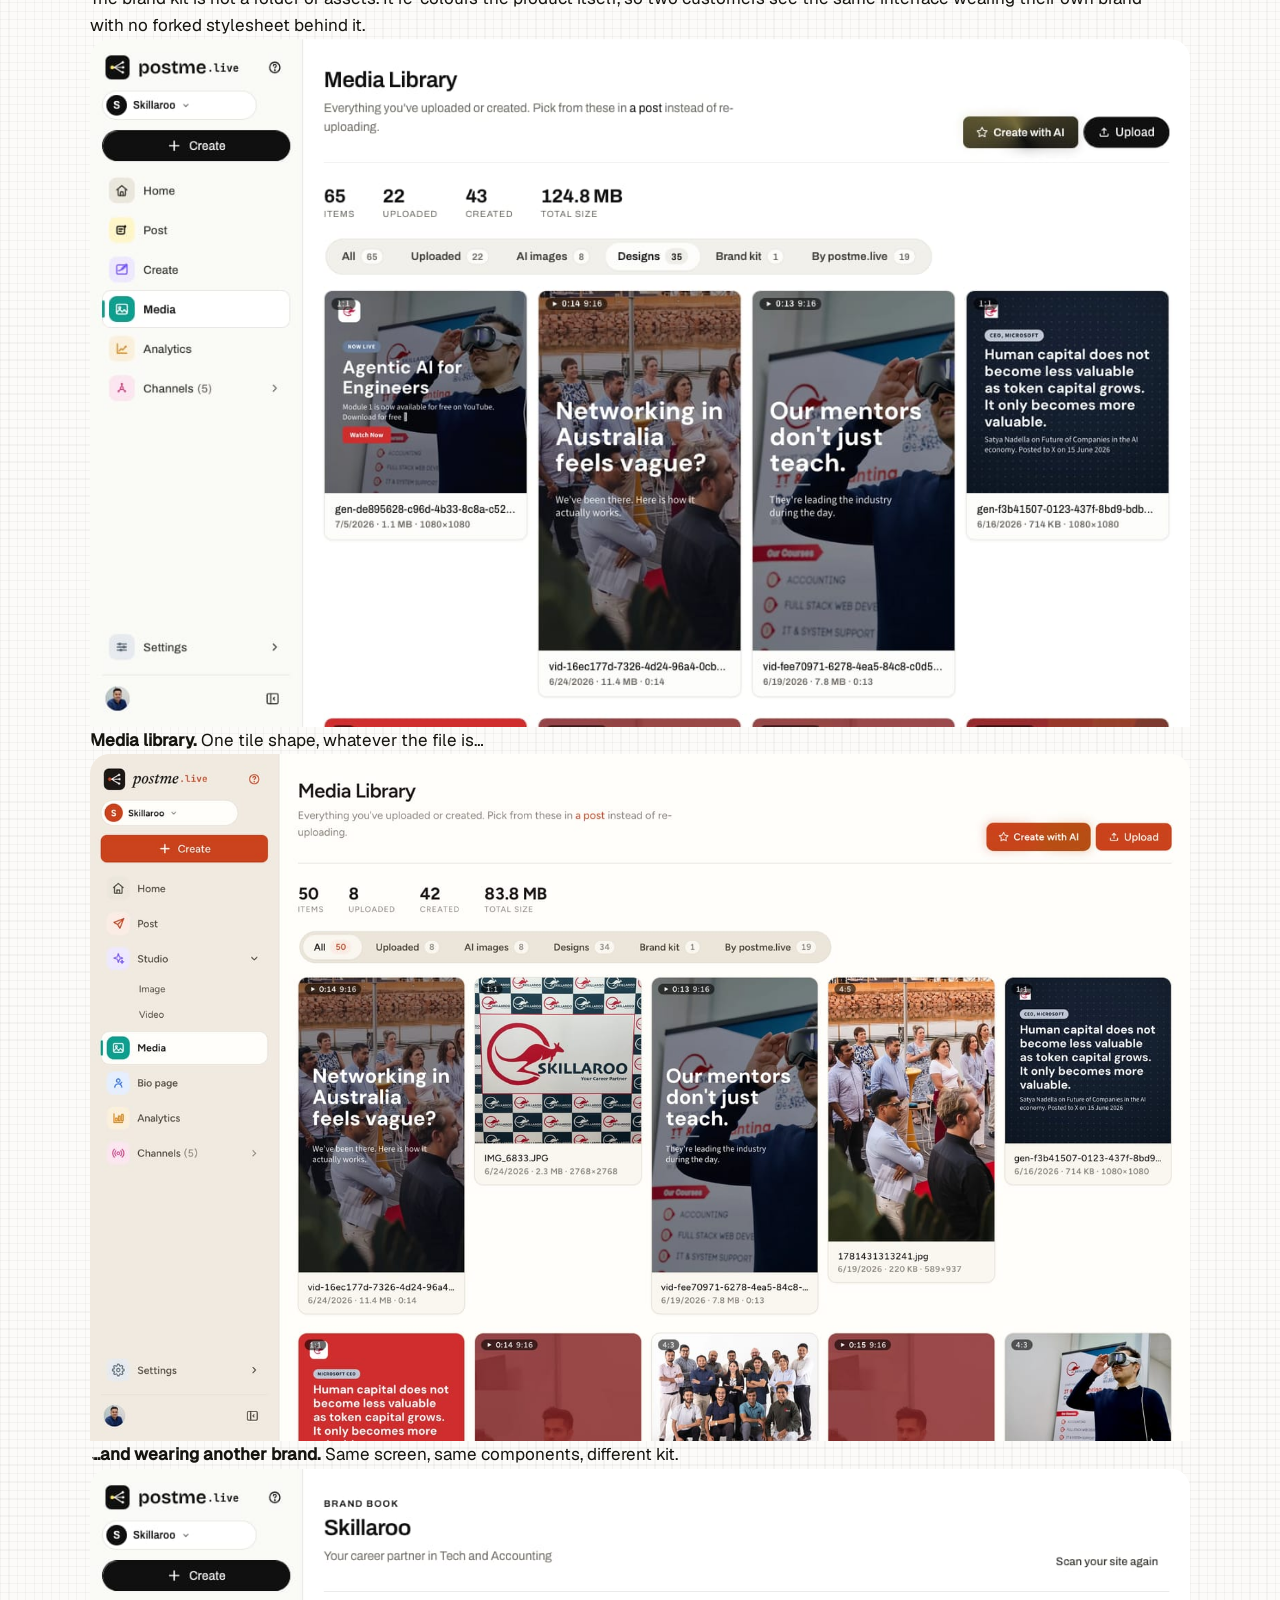
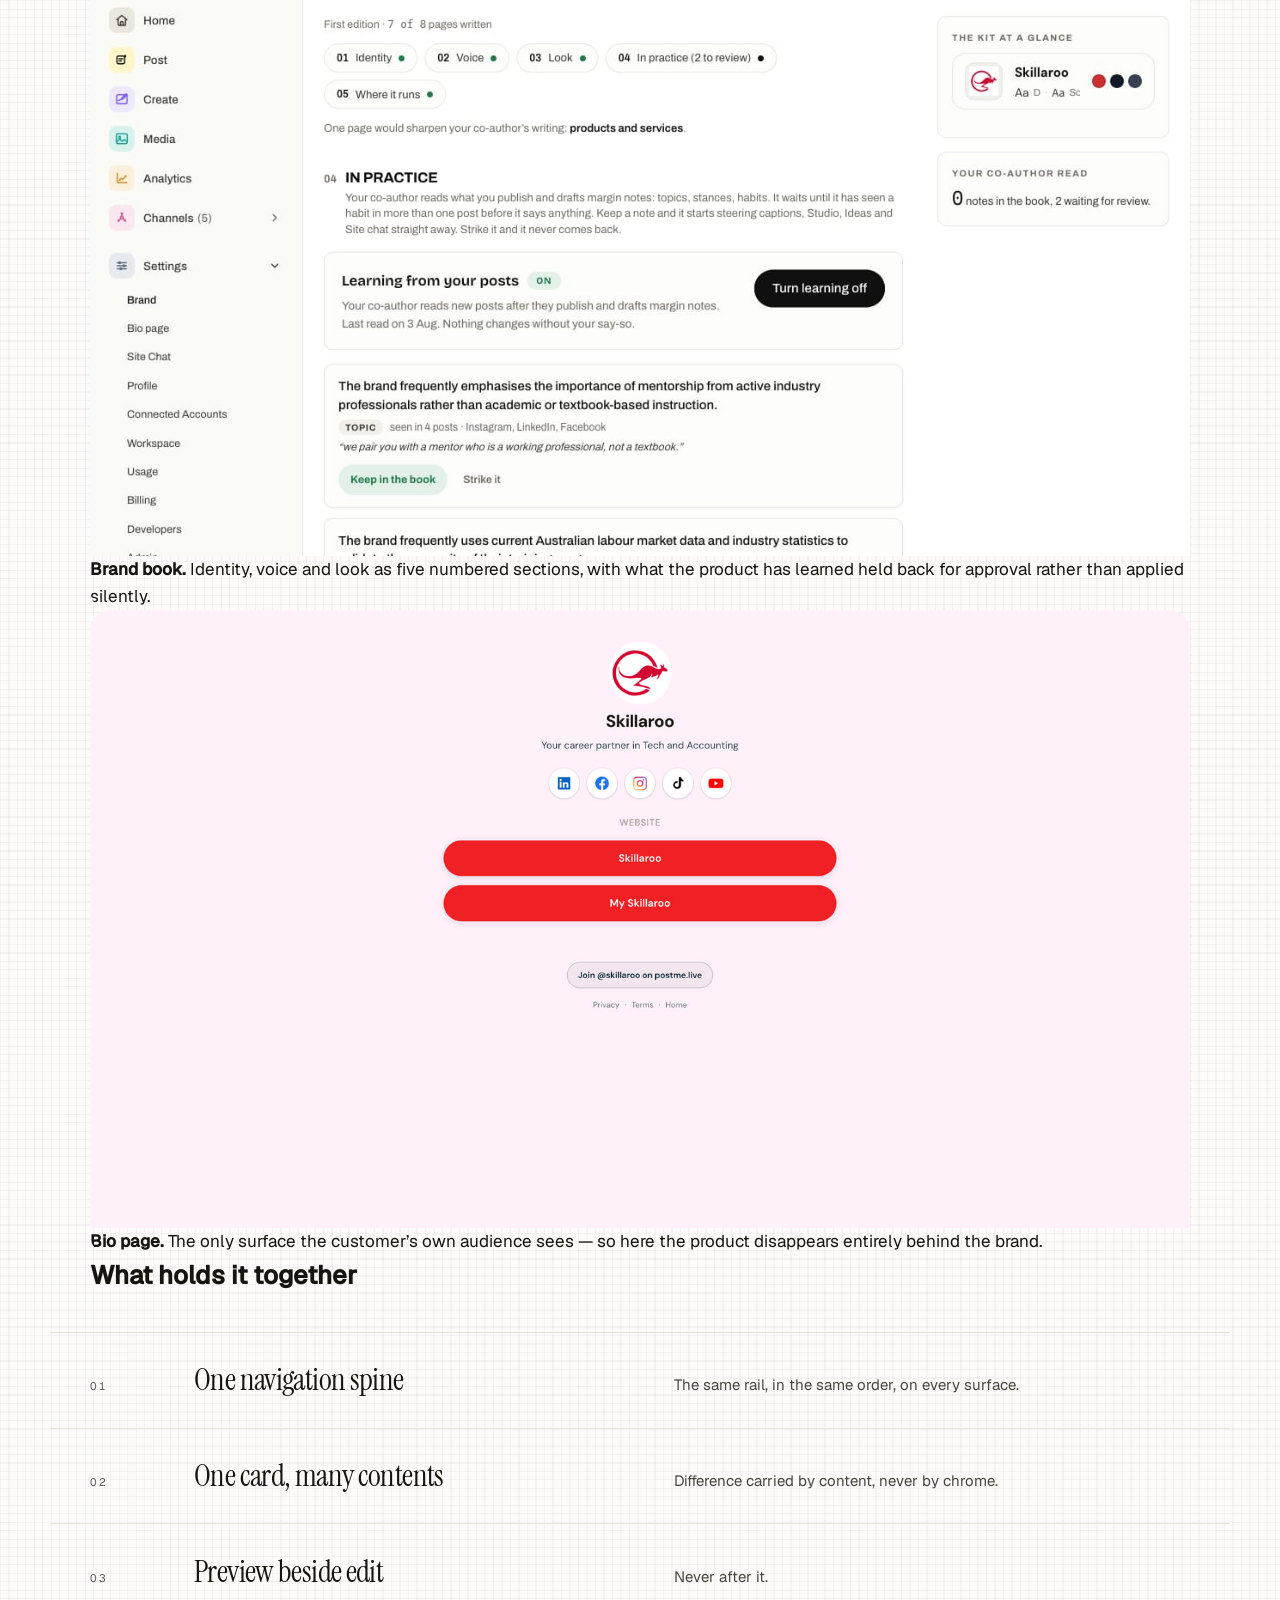
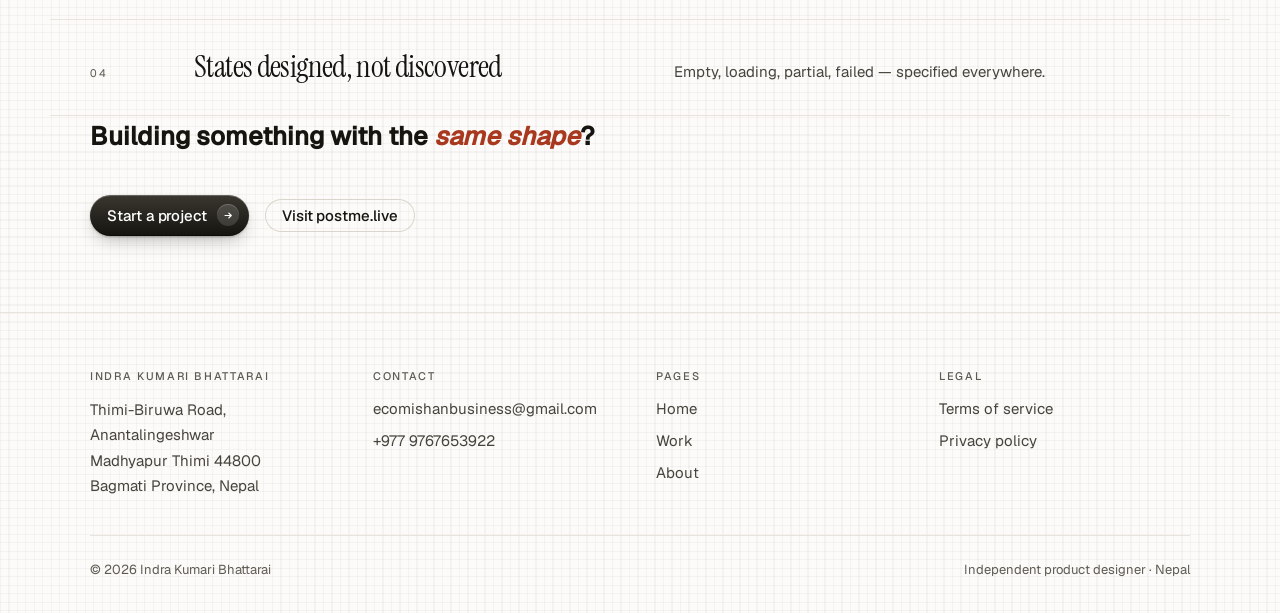
<file: postme-live.html>
<!doctype html>
<html lang="en">
<head>
<meta charset="utf-8">
<meta name="viewport" content="width=device-width, initial-scale=1">
<title>postme.live — case study | Indra Kumari Bhattarai</title>
<meta name="description" content="Product design and UI/UX for postme.live, a social publishing platform by Outback Yak, Melbourne. Six surfaces — composer, analytics, home, studio, inbox and a public bio page — designed as one product.">
<meta name="author" content="Indra Kumari Bhattarai">
<link rel="canonical" href="https://indrakumaribhattarai.vercel.app/postme-live.html">
<meta property="og:type" content="article">
<meta property="og:title" content="postme.live — product design case study">
<meta property="og:description" content="Six surfaces, one product. Composer, analytics, home, studio, inbox and bio page.">
<meta name="twitter:card" content="summary">

<script>
  (function(){try{if("IntersectionObserver" in window&&!matchMedia("(prefers-reduced-motion: reduce)").matches){document.documentElement.className+=" reveal-ready"}}catch(e){}})();
</script>

<link rel="preload" href="assets/fonts/instrumentserif-400.woff2" as="font" type="font/woff2" crossorigin>
<link rel="preload" href="assets/fonts/geist-400.woff2" as="font" type="font/woff2" crossorigin>
<link rel="stylesheet" href="assets/css/site.css?v=fd22ed2e">
<link rel="icon" href="assets/img/favicon.svg" type="image/svg+xml">
</head>
<body>
<a class="skip" href="#main">Skip to content</a>
<div class="rails" aria-hidden="true"></div>

<header class="masthead">
  <div class="wrap masthead__in">
    <a class="brand" href="index.html">Indra Kumari Bhattarai</a>
    <nav class="seg" aria-label="Primary">
      <a href="index.html">
        <svg viewBox="0 0 16 16" fill="none" stroke="currentColor" stroke-width="1.4" stroke-linecap="round" stroke-linejoin="round" aria-hidden="true"><path d="M2 6.6 8 2l6 4.6V13a1 1 0 0 1-1 1H3a1 1 0 0 1-1-1z"/></svg>
        <span>Home</span>
      </a>
      <a href="postme-live.html" aria-current="page">
        <svg viewBox="0 0 16 16" fill="none" stroke="currentColor" stroke-width="1.4" stroke-linecap="round" stroke-linejoin="round" aria-hidden="true"><rect x="2" y="2.5" width="12" height="11" rx="1.6"/><path d="M2 6h12M6 6v7.5"/></svg>
        <span>Work</span>
      </a>
      <a href="about.html">
        <svg viewBox="0 0 16 16" fill="none" stroke="currentColor" stroke-width="1.4" stroke-linecap="round" stroke-linejoin="round" aria-hidden="true"><circle cx="8" cy="5.6" r="2.6"/><path d="M2.9 13.6a5.3 5.3 0 0 1 10.2 0"/></svg>
        <span>About</span>
      </a>
      <a href="index.html#contact">
        <svg viewBox="0 0 16 16" fill="none" stroke="currentColor" stroke-width="1.4" stroke-linecap="round" stroke-linejoin="round" aria-hidden="true"><rect x="2" y="3.5" width="12" height="9" rx="1.6"/><path d="m2.6 4.6 5.4 4 5.4-4"/></svg>
        <span>Contact</span>
      </a>
    </nav>
  </div>
</header>

<main id="main" class="case">

  <section class="wrap page-hero">
    <p class="label">Case study &nbsp;·&nbsp; postme.live</p>
    <h1 class="display">Six surfaces, <em class="em">one</em> product.</h1>
    <p class="lead">A social publishing platform for small brands. Write the post once; every
       channel gets its own version, in your voice.</p>
  </section>

  <div class="wrap">
    <dl class="facts">
      <div><dt class="label">Client</dt><dd>Outback Yak, Melbourne</dd></div>
      <div><dt class="label">Year</dt><dd>2026</dd></div>
      <div><dt class="label">Role</dt><dd>Product design, UI/UX</dd></div>
      <div><dt class="label">Status</dt><dd>Live &middot; public preview</dd></div>
      <span class="mark mark--tr" aria-hidden="true"></span>
      <span class="mark mark--br" aria-hidden="true"></span>
    </dl>

    <section aria-labelledby="s1">
      <h2 id="s1">The problem</h2>
      <div class="body">
        <p>The person using this is not a marketing team. They are a roaster, a studio owner, a
           coach — posting between other jobs, usually on a phone.</p>
        <p>They will not read documentation. And publishing is irreversible in the way saving a
           draft is not.</p>
      </div>
      <p class="quote">Four different jobs had to feel like one product you could learn in an
         afternoon.</p>
    </section>

    <section aria-labelledby="s2">
      <h2 id="s2">The surfaces</h2>

      <figure class="shot reveal">
        <div class="frame">
          <img src="assets/img/composer.jpg" width="1280" height="800" fetchpriority="high" decoding="async"
               alt="The postme.live composer: connected social accounts selected across the top, an attached video and caption on the left, and a live preview of the Instagram post on the right.">
        </div>
        <figcaption><b>Composer.</b> The preview sits beside the edit, not after it — the strongest
          guard against publishing the wrong thing is seeing the consequence while you type.</figcaption>
      </figure>

      <figure class="shot reveal">
        <div class="frame">
          <img src="assets/img/analytics.jpg" width="1600" height="1000" loading="lazy" decoding="async"
               alt="postme.live analytics: ninety-day totals for views, engagements, reach, watch time and engagement rate, each on a card with a sparkline and a change indicator, above a trend chart.">
        </div>
        <figcaption><b>Analytics.</b> Someone opens this to answer one question — did the last thing
          work? The totals lead, each carries its own direction of travel, and the detail waits below.</figcaption>
      </figure>

      <figure class="shot reveal">
        <div class="frame">
          <img src="assets/img/calendar.jpg" width="1600" height="1000" loading="lazy" decoding="async"
               alt="The postme.live home screen in calendar density: connected channels with follower counts along the top, a June 2026 month grid of scheduled posts, and a panel of best-performing content on the right.">
        </div>
        <figcaption><b>Home, calendar density.</b> Channels, schedule and best-performing content on
          one screen.</figcaption>
      </figure>

      <figure class="shot reveal">
        <div class="frame">
          <img src="assets/img/dashboard.jpg" width="1280" height="800" loading="lazy" decoding="async"
               alt="The same postme.live home screen in list density, showing scheduled and published posts as a chronological feed instead of a month grid.">
        </div>
        <figcaption><b>The same screen, list density.</b> One home, four densities — the user picks
          how much they want to see.</figcaption>
      </figure>

      <figure class="shot reveal">
        <div class="frame">
          <img src="assets/img/studio.jpg" width="1280" height="800" loading="lazy" decoding="async"
               alt="postme.live Studio video editor: a vertical video on a canvas with per-scene headline, subtext, duration and transition controls in a left rail.">
        </div>
        <figcaption><b>Studio.</b> A scene list rather than a timeline — the user is not a video
          editor.</figcaption>
      </figure>

      <figure class="shot shot--sm reveal">
        <div class="frame">
          <img src="assets/img/chat.jpg" width="1000" height="625" loading="lazy" decoding="async"
               alt="postme.live Site Chat inbox: website conversations listed with visitor context beside the full transcript of the selected conversation.">
        </div>
        <figcaption><b>Site Chat.</b> Enough context in the list to triage without opening a
          thread.</figcaption>
      </figure>
    </section>

    <section aria-labelledby="s3">
      <h2 id="s3">One kit, every surface</h2>
      <div class="body">
        <p>The brand kit is not a folder of assets. It re-colours the product itself, so two
           customers see the same interface wearing their own brand — with no forked stylesheet
           behind it.</p>
      </div>

      <figure class="shot reveal">
        <div class="frame">
          <img src="assets/img/media.jpg" width="1280" height="800" loading="lazy" decoding="async"
               alt="The postme.live media library in a cream brand theme: uploaded and generated assets in a grid, with filters for uploads, AI images, designs and brand kit.">
        </div>
        <figcaption><b>Media library.</b> One tile shape, whatever the file is&hellip;</figcaption>
      </figure>

      <figure class="shot reveal">
        <div class="frame">
          <img src="assets/img/library.jpg" width="1600" height="1000" loading="lazy" decoding="async"
               alt="The same postme.live media library rendered in a red brand theme, showing how a customer brand kit re-colours the product interface itself.">
        </div>
        <figcaption><b>&hellip;and wearing another brand.</b> Same screen, same components, different
          kit.</figcaption>
      </figure>

      <figure class="shot reveal">
        <div class="frame">
          <img src="assets/img/brandkit.jpg" width="1280" height="800" loading="lazy" decoding="async"
               alt="The postme.live brand book: numbered sections for identity, voice, look, in practice and where it runs, with observed notes drawn from the published posts awaiting approval.">
        </div>
        <figcaption><b>Brand book.</b> Identity, voice and look as five numbered sections, with what
          the product has learned held back for approval rather than applied silently.</figcaption>
      </figure>

      <figure class="shot reveal">
        <div class="frame">
          <img src="assets/img/bio.jpg" width="1600" height="898" loading="lazy" decoding="async"
               alt="A published postme.live Bio page showing a brand logo, tagline, social icons and link buttons rendered in the brand own colours.">
        </div>
        <figcaption><b>Bio page.</b> The only surface the customer&rsquo;s own audience sees — so here
          the product disappears entirely behind the brand.</figcaption>
      </figure>
    </section>

    <section aria-labelledby="s4">
      <h2 id="s4">What holds it together</h2>
      <ul class="services reveal">
        <li><span class="n">01</span><h3>One navigation spine</h3><p>The same rail, in the same order, on every surface.</p></li>
        <li><span class="n">02</span><h3>One card, many contents</h3><p>Difference carried by content, never by chrome.</p></li>
        <li><span class="n">03</span><h3>Preview beside edit</h3><p>Never after it.</p></li>
        <li><span class="n">04</span><h3>States designed, not discovered</h3><p>Empty, loading, partial, failed — specified everywhere.</p></li>
      </ul>
    </section>

    <section aria-labelledby="s5" style="padding-bottom:clamp(3rem,6vw,5rem)">
      <h2 id="s5">Building something with the <em class="em">same shape</em>?</h2>
      <div class="cta">
        <a class="btn" href="mailto:ecomishanbusiness@gmail.com?subject=Project%20enquiry">
          Start a project
          <span class="btn__chip" aria-hidden="true">
            <svg viewBox="0 0 16 16" fill="none" stroke="currentColor" stroke-width="1.8" stroke-linecap="round" stroke-linejoin="round"><path d="M3 8h9M8.5 4.5 12 8l-3.5 3.5"/></svg>
          </span>
        </a>
        <a class="btn btn--quiet" href="https://postme.live/" rel="noopener" target="_blank">Visit postme.live</a>
      </div>
    </section>
  </div>
</main>

<footer class="foot">
  <div class="wrap">
    <div class="foot__grid">
      <div>
        <p class="label" style="margin-bottom:var(--s3)">Indra Kumari Bhattarai</p>
        <address>Thimi-Biruwa Road, Anantalingeshwar<br>Madhyapur Thimi 44800<br>Bagmati Province, Nepal</address>
      </div>
      <div>
        <p class="label" style="margin-bottom:var(--s3)">Contact</p>
        <div class="foot__links">
          <a href="mailto:ecomishanbusiness@gmail.com">ecomishanbusiness@gmail.com</a>
          <a href="tel:+9779767653922">+977 9767653922</a>
        </div>
      </div>
      <div>
        <p class="label" style="margin-bottom:var(--s3)">Pages</p>
        <div class="foot__links">
          <a href="index.html">Home</a><a href="postme-live.html">Work</a><a href="about.html">About</a>
        </div>
      </div>
      <div>
        <p class="label" style="margin-bottom:var(--s3)">Legal</p>
        <div class="foot__links">
          <a href="terms.html">Terms of service</a><a href="privacy.html">Privacy policy</a>
        </div>
      </div>
    </div>
    <div class="foot__base">
      <span>&copy; 2026 Indra Kumari Bhattarai</span>
      <span>Independent product designer &middot; Nepal</span>
    </div>
  </div>
</footer>

<script src="assets/js/site.js?v=b4837ca6" defer></script>
</body>
</html>
</file>
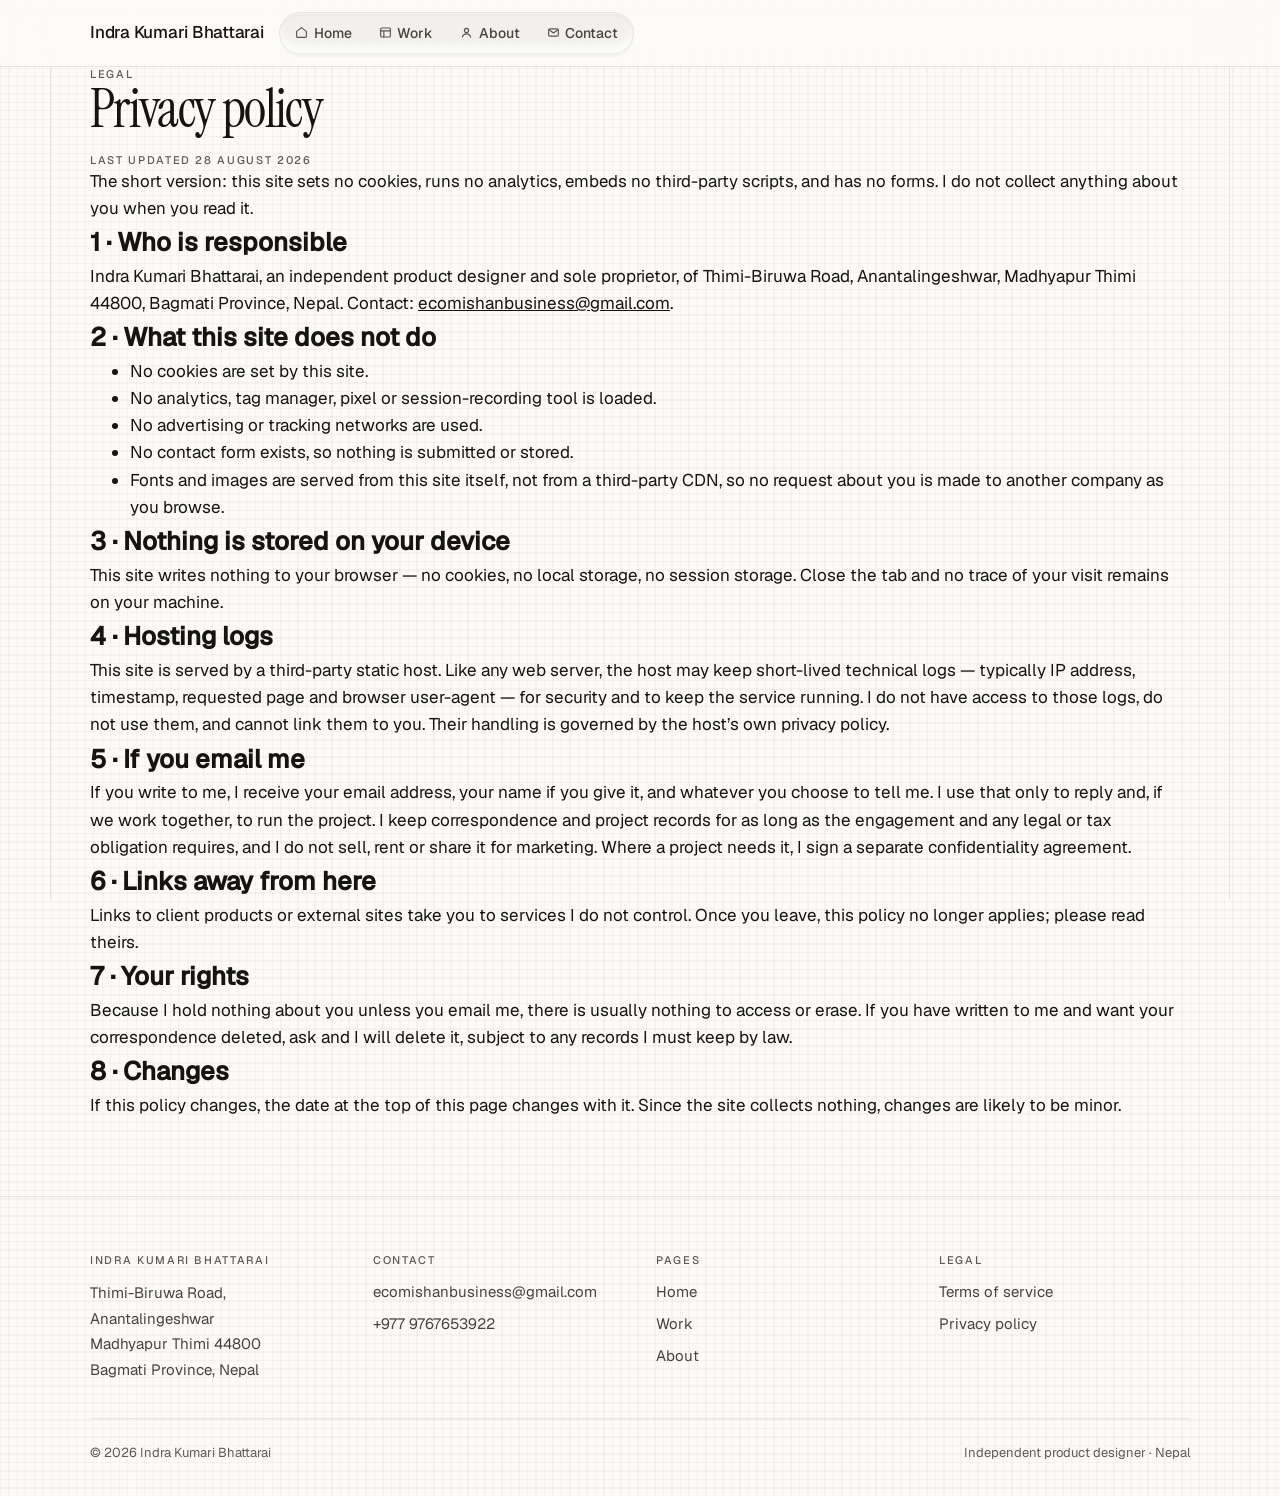
<file: privacy.html>
<!doctype html>
<html lang="en">
<head>
<meta charset="utf-8">
<meta name="viewport" content="width=device-width, initial-scale=1">
<title>Privacy policy — Indra Kumari Bhattarai</title>
<meta name="description" content="Privacy policy for the portfolio site of Indra Kumari Bhattarai. This site sets no cookies, runs no analytics and collects no personal data.">
<meta name="robots" content="index,follow">
<link rel="canonical" href="https://indrakumaribhattarai.vercel.app/privacy.html">

<link rel="preload" href="assets/fonts/instrumentserif-400.woff2" as="font" type="font/woff2" crossorigin>
<link rel="preload" href="assets/fonts/geist-400.woff2" as="font" type="font/woff2" crossorigin>
<link rel="stylesheet" href="assets/css/site.css?v=fd22ed2e">
<link rel="icon" href="assets/img/favicon.svg" type="image/svg+xml">
</head>
<body>
<a class="skip" href="#main">Skip to content</a>
<div class="rails" aria-hidden="true"></div>

<header class="masthead">
  <div class="wrap masthead__in">
    <a class="brand" href="index.html">Indra Kumari Bhattarai</a>
    <nav class="seg" aria-label="Primary">
      <a href="index.html">
        <svg viewBox="0 0 16 16" fill="none" stroke="currentColor" stroke-width="1.4" stroke-linecap="round" stroke-linejoin="round" aria-hidden="true"><path d="M2 6.6 8 2l6 4.6V13a1 1 0 0 1-1 1H3a1 1 0 0 1-1-1z"/></svg>
        <span>Home</span>
      </a>
      <a href="postme-live.html">
        <svg viewBox="0 0 16 16" fill="none" stroke="currentColor" stroke-width="1.4" stroke-linecap="round" stroke-linejoin="round" aria-hidden="true"><rect x="2" y="2.5" width="12" height="11" rx="1.6"/><path d="M2 6h12M6 6v7.5"/></svg>
        <span>Work</span>
      </a>
      <a href="about.html">
        <svg viewBox="0 0 16 16" fill="none" stroke="currentColor" stroke-width="1.4" stroke-linecap="round" stroke-linejoin="round" aria-hidden="true"><circle cx="8" cy="5.6" r="2.6"/><path d="M2.9 13.6a5.3 5.3 0 0 1 10.2 0"/></svg>
        <span>About</span>
      </a>
      <a href="index.html#contact">
        <svg viewBox="0 0 16 16" fill="none" stroke="currentColor" stroke-width="1.4" stroke-linecap="round" stroke-linejoin="round" aria-hidden="true"><rect x="2" y="3.5" width="12" height="9" rx="1.6"/><path d="m2.6 4.6 5.4 4 5.4-4"/></svg>
        <span>Contact</span>
      </a>
    </nav>
  </div>
</header>

<main id="main">
  <section class="wrap page-hero">
    <p class="label">Legal</p>
    <h1 class="display" style="font-size:clamp(2.3rem,4.6vw,3.4rem)">Privacy policy</h1>
    <p class="label" style="margin-top:var(--s4);margin-bottom:0">Last updated 28 August 2026</p>
  </section>

  <section class="wrap section section--flush" style="padding-bottom:clamp(3rem,6vw,5rem)">
    <div class="legal">
      <p style="color:var(--ink);font-size:1.05rem">The short version: this site sets no cookies,
         runs no analytics, embeds no third-party scripts, and has no forms. I do not collect
         anything about you when you read it.</p>

      <h2>1 · Who is responsible</h2>
      <p>Indra Kumari Bhattarai, an independent product designer and sole proprietor, of
         Thimi-Biruwa Road, Anantalingeshwar, Madhyapur Thimi 44800, Bagmati Province, Nepal.
         Contact: <a href="mailto:ecomishanbusiness@gmail.com">ecomishanbusiness@gmail.com</a>.</p>

      <h2>2 · What this site does not do</h2>
      <ul>
        <li>No cookies are set by this site.</li>
        <li>No analytics, tag manager, pixel or session-recording tool is loaded.</li>
        <li>No advertising or tracking networks are used.</li>
        <li>No contact form exists, so nothing is submitted or stored.</li>
        <li>Fonts and images are served from this site itself, not from a third-party CDN, so no
            request about you is made to another company as you browse.</li>
      </ul>

      <h2>3 · Nothing is stored on your device</h2>
      <p>This site writes nothing to your browser — no cookies, no local storage, no session
         storage. Close the tab and no trace of your visit remains on your machine.</p>

      <h2>4 · Hosting logs</h2>
      <p>This site is served by a third-party static host. Like any web server, the host may keep
         short-lived technical logs — typically IP address, timestamp, requested page and browser
         user-agent — for security and to keep the service running. I do not have access to those
         logs, do not use them, and cannot link them to you. Their handling is governed by the
         host&rsquo;s own privacy policy.</p>

      <h2>5 · If you email me</h2>
      <p>If you write to me, I receive your email address, your name if you give it, and whatever
         you choose to tell me. I use that only to reply and, if we work together, to run the
         project. I keep correspondence and project records for as long as the engagement and any
         legal or tax obligation requires, and I do not sell, rent or share it for marketing. Where
         a project needs it, I sign a separate confidentiality agreement.</p>

      <h2>6 · Links away from here</h2>
      <p>Links to client products or external sites take you to services I do not control. Once you
         leave, this policy no longer applies; please read theirs.</p>

      <h2>7 · Your rights</h2>
      <p>Because I hold nothing about you unless you email me, there is usually nothing to access or
         erase. If you have written to me and want your correspondence deleted, ask and I will
         delete it, subject to any records I must keep by law.</p>

      <h2>8 · Changes</h2>
      <p>If this policy changes, the date at the top of this page changes with it. Since the site
         collects nothing, changes are likely to be minor.</p>
    </div>
  </section>
</main>

<footer class="foot">
  <div class="wrap">
    <div class="foot__grid">
      <div>
        <p class="label" style="margin-bottom:var(--s3)">Indra Kumari Bhattarai</p>
        <address>Thimi-Biruwa Road, Anantalingeshwar<br>Madhyapur Thimi 44800<br>Bagmati Province, Nepal</address>
      </div>
      <div>
        <p class="label" style="margin-bottom:var(--s3)">Contact</p>
        <div class="foot__links">
          <a href="mailto:ecomishanbusiness@gmail.com">ecomishanbusiness@gmail.com</a>
          <a href="tel:+9779767653922">+977 9767653922</a>
        </div>
      </div>
      <div>
        <p class="label" style="margin-bottom:var(--s3)">Pages</p>
        <div class="foot__links">
          <a href="index.html">Home</a><a href="postme-live.html">Work</a><a href="about.html">About</a>
        </div>
      </div>
      <div>
        <p class="label" style="margin-bottom:var(--s3)">Legal</p>
        <div class="foot__links">
          <a href="terms.html">Terms of service</a><a href="privacy.html">Privacy policy</a>
        </div>
      </div>
    </div>
    <div class="foot__base">
      <span>&copy; 2026 Indra Kumari Bhattarai</span>
      <span>Independent product designer &middot; Nepal</span>
    </div>
  </div>
</footer>

<script src="assets/js/site.js?v=b4837ca6" defer></script>
</body>
</html>
</file>
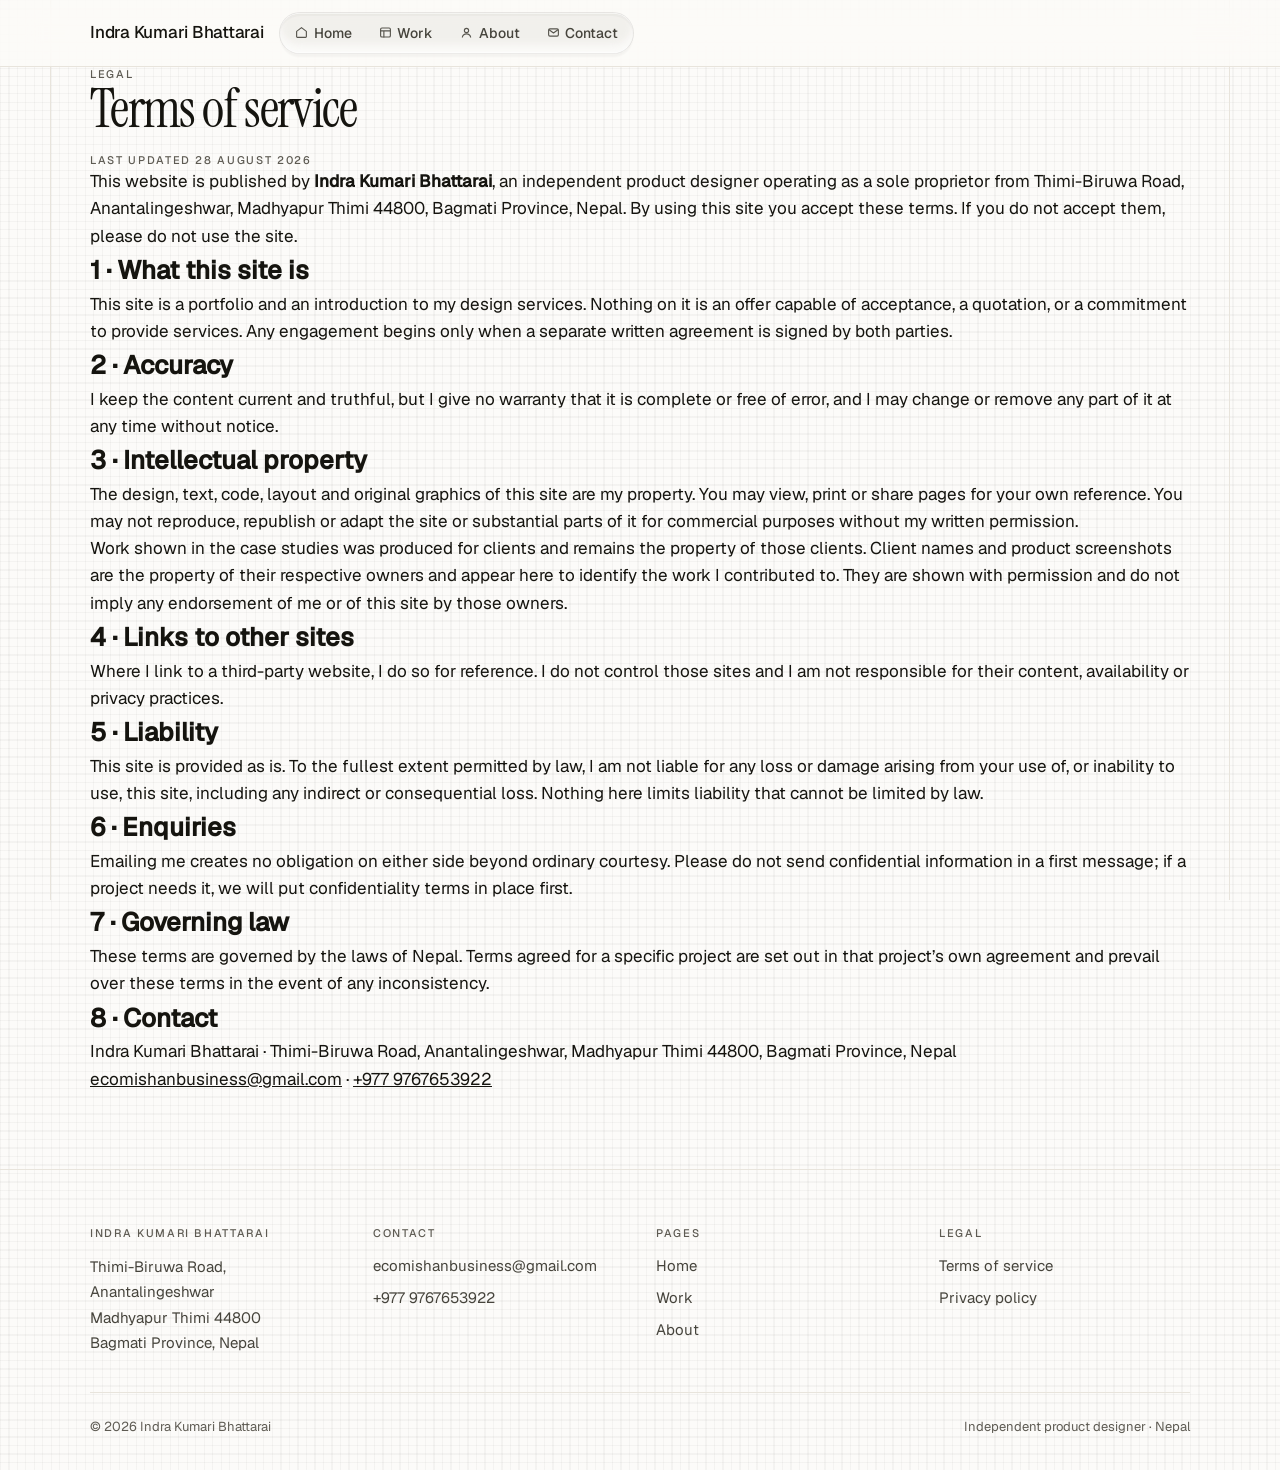
<file: terms.html>
<!doctype html>
<html lang="en">
<head>
<meta charset="utf-8">
<meta name="viewport" content="width=device-width, initial-scale=1">
<title>Terms of service — Indra Kumari Bhattarai</title>
<meta name="description" content="Terms governing use of the portfolio site of Indra Kumari Bhattarai, independent product designer, Nepal.">
<meta name="robots" content="index,follow">
<link rel="canonical" href="https://indrakumaribhattarai.vercel.app/terms.html">

<link rel="preload" href="assets/fonts/instrumentserif-400.woff2" as="font" type="font/woff2" crossorigin>
<link rel="preload" href="assets/fonts/geist-400.woff2" as="font" type="font/woff2" crossorigin>
<link rel="stylesheet" href="assets/css/site.css?v=fd22ed2e">
<link rel="icon" href="assets/img/favicon.svg" type="image/svg+xml">
</head>
<body>
<a class="skip" href="#main">Skip to content</a>
<div class="rails" aria-hidden="true"></div>

<header class="masthead">
  <div class="wrap masthead__in">
    <a class="brand" href="index.html">Indra Kumari Bhattarai</a>
    <nav class="seg" aria-label="Primary">
      <a href="index.html">
        <svg viewBox="0 0 16 16" fill="none" stroke="currentColor" stroke-width="1.4" stroke-linecap="round" stroke-linejoin="round" aria-hidden="true"><path d="M2 6.6 8 2l6 4.6V13a1 1 0 0 1-1 1H3a1 1 0 0 1-1-1z"/></svg>
        <span>Home</span>
      </a>
      <a href="postme-live.html">
        <svg viewBox="0 0 16 16" fill="none" stroke="currentColor" stroke-width="1.4" stroke-linecap="round" stroke-linejoin="round" aria-hidden="true"><rect x="2" y="2.5" width="12" height="11" rx="1.6"/><path d="M2 6h12M6 6v7.5"/></svg>
        <span>Work</span>
      </a>
      <a href="about.html">
        <svg viewBox="0 0 16 16" fill="none" stroke="currentColor" stroke-width="1.4" stroke-linecap="round" stroke-linejoin="round" aria-hidden="true"><circle cx="8" cy="5.6" r="2.6"/><path d="M2.9 13.6a5.3 5.3 0 0 1 10.2 0"/></svg>
        <span>About</span>
      </a>
      <a href="index.html#contact">
        <svg viewBox="0 0 16 16" fill="none" stroke="currentColor" stroke-width="1.4" stroke-linecap="round" stroke-linejoin="round" aria-hidden="true"><rect x="2" y="3.5" width="12" height="9" rx="1.6"/><path d="m2.6 4.6 5.4 4 5.4-4"/></svg>
        <span>Contact</span>
      </a>
    </nav>
  </div>
</header>

<main id="main">
  <section class="wrap page-hero">
    <p class="label">Legal</p>
    <h1 class="display" style="font-size:clamp(2.3rem,4.6vw,3.4rem)">Terms of service</h1>
    <p class="label" style="margin-top:var(--s4);margin-bottom:0">Last updated 28 August 2026</p>
  </section>

  <section class="wrap section section--flush" style="padding-bottom:clamp(3rem,6vw,5rem)">
    <div class="legal">
      <p>This website is published by <strong>Indra Kumari Bhattarai</strong>, an independent
         product designer operating as a sole proprietor from Thimi-Biruwa Road, Anantalingeshwar,
         Madhyapur Thimi 44800, Bagmati Province, Nepal. By using this site you accept these terms.
         If you do not accept them, please do not use the site.</p>

      <h2>1 · What this site is</h2>
      <p>This site is a portfolio and an introduction to my design services. Nothing on it is an
         offer capable of acceptance, a quotation, or a commitment to provide services. Any
         engagement begins only when a separate written agreement is signed by both parties.</p>

      <h2>2 · Accuracy</h2>
      <p>I keep the content current and truthful, but I give no warranty that it is complete or free
         of error, and I may change or remove any part of it at any time without notice.</p>

      <h2>3 · Intellectual property</h2>
      <p>The design, text, code, layout and original graphics of this site are my property. You may
         view, print or share pages for your own reference. You may not reproduce, republish or
         adapt the site or substantial parts of it for commercial purposes without my written
         permission.</p>
      <p>Work shown in the case studies was produced for clients and remains the property of those
         clients. Client names and product screenshots are the property of their respective owners
         and appear here to identify the work I contributed to. They are shown with permission and
         do not imply any endorsement of me or of this site by those owners.</p>

      <h2>4 · Links to other sites</h2>
      <p>Where I link to a third-party website, I do so for reference. I do not control those sites
         and I am not responsible for their content, availability or privacy practices.</p>

      <h2>5 · Liability</h2>
      <p>This site is provided as is. To the fullest extent permitted by law, I am not liable for
         any loss or damage arising from your use of, or inability to use, this site, including any
         indirect or consequential loss. Nothing here limits liability that cannot be limited by
         law.</p>

      <h2>6 · Enquiries</h2>
      <p>Emailing me creates no obligation on either side beyond ordinary courtesy. Please do not
         send confidential information in a first message; if a project needs it, we will put
         confidentiality terms in place first.</p>

      <h2>7 · Governing law</h2>
      <p>These terms are governed by the laws of Nepal. Terms agreed for a specific project are set
         out in that project&rsquo;s own agreement and prevail over these terms in the event of any
         inconsistency.</p>

      <h2>8 · Contact</h2>
      <p>Indra Kumari Bhattarai &middot; Thimi-Biruwa Road, Anantalingeshwar, Madhyapur Thimi 44800,
         Bagmati Province, Nepal<br>
         <a href="mailto:ecomishanbusiness@gmail.com">ecomishanbusiness@gmail.com</a> &middot;
         <a href="tel:+9779767653922">+977 9767653922</a></p>
    </div>
  </section>
</main>

<footer class="foot">
  <div class="wrap">
    <div class="foot__grid">
      <div>
        <p class="label" style="margin-bottom:var(--s3)">Indra Kumari Bhattarai</p>
        <address>Thimi-Biruwa Road, Anantalingeshwar<br>Madhyapur Thimi 44800<br>Bagmati Province, Nepal</address>
      </div>
      <div>
        <p class="label" style="margin-bottom:var(--s3)">Contact</p>
        <div class="foot__links">
          <a href="mailto:ecomishanbusiness@gmail.com">ecomishanbusiness@gmail.com</a>
          <a href="tel:+9779767653922">+977 9767653922</a>
        </div>
      </div>
      <div>
        <p class="label" style="margin-bottom:var(--s3)">Pages</p>
        <div class="foot__links">
          <a href="index.html">Home</a><a href="postme-live.html">Work</a><a href="about.html">About</a>
        </div>
      </div>
      <div>
        <p class="label" style="margin-bottom:var(--s3)">Legal</p>
        <div class="foot__links">
          <a href="terms.html">Terms of service</a><a href="privacy.html">Privacy policy</a>
        </div>
      </div>
    </div>
    <div class="foot__base">
      <span>&copy; 2026 Indra Kumari Bhattarai</span>
      <span>Independent product designer &middot; Nepal</span>
    </div>
  </div>
</footer>

<script src="assets/js/site.js?v=b4837ca6" defer></script>
</body>
</html>
</file>
<file: assets/css/site.css>
@charset "utf-8";
/* ============================================================================
   Indra Kumari Bhattarai — product design
   One stylesheet. No build step, no framework.

   Order: faces · tokens · reset · type · layout · motion · then one block per
   section in the order the page renders them.

   One token set, one theming axis:
     data-kit = ember | crimson | deepsea | violet
   Every colour below was measured, not chosen by eye. Ratios are in comments.
   ========================================================================= */

/* ── FACES ────────────────────────────────────────────────────────────────
   Instrument Serif carries every headline. Geist carries everything else.
   A third family would make it look cheaper, not richer. The monospace is
   the system stack — it costs nothing and reads as "specification".        */
@font-face{font-family:'Geist';font-style:normal;font-weight:400;font-display:swap;src:url('../fonts/geist-400.woff2') format('woff2');unicode-range:U+0000-00FF,U+0131,U+0152-0153,U+02BB-02BC,U+02C6,U+02DA,U+02DC,U+0304,U+0308,U+0329,U+2000-206F,U+20AC,U+2122,U+2191,U+2193,U+2212,U+2215,U+FEFF,U+FFFD}
@font-face{font-family:'Geist';font-style:normal;font-weight:500;font-display:swap;src:url('../fonts/geist-500.woff2') format('woff2');unicode-range:U+0000-00FF,U+0131,U+0152-0153,U+02BB-02BC,U+02C6,U+02DA,U+02DC,U+0304,U+0308,U+0329,U+2000-206F,U+20AC,U+2122,U+2191,U+2193,U+2212,U+2215,U+FEFF,U+FFFD}
@font-face{font-family:'Instrument Serif';font-style:normal;font-weight:400;font-display:swap;src:url('../fonts/instrumentserif-400.woff2') format('woff2');unicode-range:U+0000-00FF,U+0131,U+0152-0153,U+02BB-02BC,U+02C6,U+02DA,U+02DC,U+0304,U+0308,U+0329,U+2000-206F,U+20AC,U+2122,U+2191,U+2193,U+2212,U+2215,U+FEFF,U+FFFD}
@font-face{font-family:'Instrument Serif';font-style:italic;font-weight:400;font-display:swap;src:url('../fonts/instrumentserif-400i.woff2') format('woff2');unicode-range:U+0000-00FF,U+0131,U+0152-0153,U+02BB-02BC,U+02C6,U+02DA,U+02DC,U+0304,U+0308,U+0329,U+2000-206F,U+20AC,U+2122,U+2191,U+2193,U+2212,U+2215,U+FEFF,U+FFFD}

/* ── ANIMATABLE CUSTOM PROPERTIES ─────────────────────────────────────────
   Registering the accent as <color> is what lets a kit change *interpolate*
   instead of snapping. Baseline since July 2024; browsers without @property
   still honour the values, they just switch instantly.                     */
@property --accent      { syntax:'<color>'; inherits:true; initial-value:#A8391F }
@property --accent-soft { syntax:'<color>'; inherits:true; initial-value:#F0D6C9 }
@property --w1          { syntax:'<color>'; inherits:true; initial-value:#E2824A }
@property --w2          { syntax:'<color>'; inherits:true; initial-value:#CA646E }
@property --w3          { syntax:'<color>'; inherits:true; initial-value:#EEB464 }
@property --sweep       { syntax:'<percentage>'; inherits:false; initial-value:0% }

/* ── TOKENS ────────────────────────────────────────────────────────────────
   LIGHT is the base. Dark redefines only what changes.                     */
:root{
  color-scheme:light;

  /* surfaces — paper is warm, cards are pure white, so cards read as lifted.
     Pure white everywhere is what made the first draft feel like a document. */
  --paper:#FCFBF9;
  --surface:#FFFFFF;
  --sunken:#F5F3EE;

  /* text — every value measured against --paper */
  --ink:#15140F;      /* 17.83:1  headings, primary        */
  --ink-2:#46443C;    /*  9.43:1  body prose               */
  --ink-3:#5E5B53;    /*  6.56:1  labels, meta, captions   */
  --faint:#A9A497;    /*  decoration only — never a word   */

  --line:#E8E4DC;     /* 1.23:1 hairline  */
  --line-2:#DAD5CB;   /* 1.41:1 stronger  */

  /* the graph-paper texture */
  --graph:rgba(21,20,15,.034);
  --graph-pitch:8.5px;

  /* shadow ink: warm, so shadows sit in the same light as the paper */
  --sh:21,20,15;
  --shadow-1:0 1px 2px rgba(var(--sh),.04);
  --shadow-2:0 0 0 1px var(--line), 0 1px 2px rgba(var(--sh),.04), 0 16px 36px -18px rgba(var(--sh),.22);
  --shadow-3:0 0 0 1px var(--line-2), 0 2px 4px rgba(var(--sh),.05), 0 30px 60px -22px rgba(var(--sh),.30);

  /* the dark capsule used by buttons and the active nav pill */
  --cap-1:#3A3730;
  --cap-2:#15140F;
  --cap-ink:#FFFFFF;

  --ok:#1A9159;       /* availability dot — 3.88:1, above the 3:1 UI-component floor */

  --wash-a:.92;       /* hero wash strength */

  /* type */
  --sans:'Geist', ui-sans-serif, system-ui, -apple-system, 'Segoe UI', Roboto, sans-serif;
  --serif:'Instrument Serif', ui-serif, Georgia, 'Times New Roman', serif;
  --mono:ui-monospace, SFMono-Regular, 'SF Mono', Menlo, Consolas, 'Liberation Mono', monospace;

  /* space */
  --s1:.25rem; --s2:.5rem; --s3:.75rem; --s4:1rem;  --s5:1.5rem;
  --s6:2rem;  --s7:3rem;  --s8:4.5rem; --s9:7rem;   --s10:10rem;

  --wrap:1180px;
  --gutter:clamp(1.25rem,4vw,2.5rem);
  --pill:999px;
  --r-lg:20px;
  --r-md:14px;
  --r-sm:10px;

  /* ── MOTION ──────────────────────────────────────────────────────────────
     Four curves, harvested from what the current Awwwards portfolio winners
     actually ship. Five durations. Nothing outside this scale.

     Interaction (the user is waiting on it)  <= 300ms.
     Narrative  (the page is pacing itself)   600ms – 1.8s.               */
  --e-out:cubic-bezier(.16,1,.3,1);        /* easeOutQuint — the house curve */
  --e-expo:cubic-bezier(.19,1,.22,1);      /* large entrances                */
  --e-inout:cubic-bezier(.72,0,.22,1);     /* reversible morphs              */
  --e-back:cubic-bezier(.34,1.56,.64,1);   /* chips, toggles, small delight  */

  --t-micro:150ms;    /* colour, opacity            */
  --t-fast:220ms;     /* hover transform            */
  --t-mid:380ms;      /* toggle, theme swap, morph  */
  --t-slow:620ms;     /* entrance                   */
  --t-reveal:900ms;   /* large scroll reveal        */

  /* ── KITS ────────────────────────────────────────────────────────────────
     Not invented. Sampled out of the postme.live screenshots themselves:
     the crimson is the product's own brand theme, the deep sea is the
     composer's chrome, the violet is its Studio accent. Ember is the site's
     own.                                                                   */
  --k-l:#A8391F;                                       /* ember   6.21:1 */
  --k-soft-l:#F3DED2;
  --k-w1:#FF9F33; --k-w2:#FF7F6B; --k-w3:#FFD05C;

  --accent:var(--k-l);
  --accent-soft:var(--k-soft-l);
  --w1:var(--k-w1); --w2:var(--k-w2); --w3:var(--k-w3);
}

[data-kit="crimson"]{
  --k-l:#AF1F26;                                       /* 6.66:1 */
  --k-soft-l:#F6D9D9;
  --k-w1:#FF8285; --k-w2:#F87FA4; --k-w3:#FFC0A6;
}
[data-kit="deepsea"]{
  --k-l:#0E5A80;                                       /* 7.27:1 */
  --k-soft-l:#D4E7F0;
  --k-w1:#8AD4F2; --k-w2:#9DB8EE; --k-w3:#A6EEF0;
}
[data-kit="violet"]{
  --k-l:#6539E8;                                       /* 6.15:1 */
  --k-soft-l:#E3DBFA;
  --k-w1:#BFA6FF; --k-w2:#E0B4FF; --k-w3:#A8BEFF;
}



/* ── RESET ─────────────────────────────────────────────────────────────── */
*,*::before,*::after{box-sizing:border-box}
html{
  -webkit-text-size-adjust:100%;scroll-behavior:smooth;
  background:var(--paper);
  /* Graph paper, drawn in CSS so it costs no request and never blurs. It lives
     on <html> rather than <body>: a background box on body would paint over
     the wash, which sits at z-index:-1. */
  background-image:
    repeating-linear-gradient(to right,  var(--graph) 0 1px, transparent 1px var(--graph-pitch)),
    repeating-linear-gradient(to bottom, var(--graph) 0 1px, transparent 1px var(--graph-pitch));
  transition:background-color var(--t-mid) var(--e-out);
}
body{margin:0}
img,svg,video{display:block;max-width:100%;height:auto}
button{font:inherit;color:inherit;background:none;border:0;cursor:pointer}
h1,h2,h3,h4,p,figure,dl,dd,ul,ol,blockquote{margin:0}
ul[class]{list-style:none;padding:0}
a{color:inherit}
:target{scroll-margin-top:96px}

body{
  color:var(--ink);
  font-family:var(--sans);
  font-size:1.0625rem;
  line-height:1.6;
  -webkit-font-smoothing:antialiased;
  text-rendering:optimizeLegibility;
  overflow-x:clip;
  transition:color var(--t-mid) var(--e-out);
}
/* The very first paint must not animate — otherwise the page fades in from
   the wrong palette when a stored theme is applied. */
html:not(.theme-live),
html:not(.theme-live) body{transition:none}

/* ── LAYOUT ────────────────────────────────────────────────────────────── */
.wrap{
  width:100%;max-width:var(--wrap);margin-inline:auto;
  padding-inline:var(--gutter);
  position:relative;z-index:1;
}
.section{padding-block:clamp(2.75rem,5.5vw,4.75rem)}
.section--flush{padding-top:0}
.section--tight{padding-block:clamp(2.5rem,5vw,4rem)}

/* ── THE RAILS ─────────────────────────────────────────────────────────────
   Two hairlines at the container edges, running the height of the viewport,
   so the page reads as drawn on a grid someone decided on. The left rail
   doubles as a scroll-progress indicator where the browser can drive it off
   the scroll position with no JavaScript at all.                           */
.rails{
  position:fixed;inset-block:0;left:50%;transform:translateX(-50%);
  width:min(100%, var(--wrap));
  border-inline:1px solid var(--line);
  pointer-events:none;z-index:0;
}
.rails::before{
  content:"";position:absolute;top:0;left:-1px;width:1px;height:100%;
  background:var(--accent);opacity:.5;transform-origin:top;transform:scaleY(0);
}
@supports (animation-timeline:scroll()){
  .rails::before{
    animation:rail-fill linear both;
    animation-timeline:scroll(root block);
  }
}
@keyframes rail-fill{from{transform:scaleY(0)}to{transform:scaleY(1)}}

/* A section rule that carries crop marks where it meets the rails. */
.marks::before,.marks::after,.mark{
  position:absolute;width:7px;height:7px;pointer-events:none;
  background:
    linear-gradient(var(--line-2),var(--line-2)) center/7px 1px no-repeat,
    linear-gradient(var(--line-2),var(--line-2)) center/1px 7px no-repeat;
}

.skip{
  position:absolute;left:1rem;top:1rem;z-index:300;transform:translateY(-250%);
  background:var(--ink);color:var(--paper);padding:.5rem 1rem;border-radius:8px;
  font-size:.875rem;text-decoration:none;transition:transform var(--t-fast) var(--e-out);
}
.skip:focus{transform:translateY(0)}

/* ── TYPE ──────────────────────────────────────────────────────────────────
   Winners set their display type at -0.03em and let it get big. The old
   -0.021em was leaving the line looking loose at 5rem.                     */
.display{
  font-family:var(--serif);font-weight:400;
  font-size:clamp(2.9rem,6.8vw,5.4rem);
  line-height:1.0;letter-spacing:-.03em;
}
.em{font-style:italic;color:var(--accent);transition:color var(--t-mid) var(--e-out)}

.label{
  font-size:.6875rem;font-weight:500;
  letter-spacing:.15em;text-transform:uppercase;
  color:var(--ink-3);line-height:1.4;
}
.mono{font-family:var(--mono);font-size:.75rem;letter-spacing:.02em;
  font-variant-numeric:tabular-nums}

/* ── FOCUS ─────────────────────────────────────────────────────────────── */
:where(a,button,summary,[tabindex]):focus-visible{
  outline:2px solid var(--accent);outline-offset:3px;border-radius:6px;
}
::selection{background:var(--accent);color:var(--surface)}

/* ── MOTION PRIMITIVES ─────────────────────────────────────────────────────
   Two devices, and everything on the site is built from them.

   .reveal   — a block rises into place as it arrives. Driven by a rAF sweep
               rather than IntersectionObserver, which was observed skipping
               elements during fast scrolling; a skipped element here would
               stay invisible for good.
   .rise     — per-line headline entrance. Each line sits in its own clipped
               box and slides up from below it. Line breaks are hard-coded
               (every award site does this) so the mask always matches.     */
.reveal-ready .reveal{opacity:0;transform:translateY(14px)}
.reveal-ready .reveal.is-in{
  opacity:1;transform:none;
  transition:opacity var(--t-reveal) var(--e-out), transform var(--t-reveal) var(--e-out);
}

.rise{display:block;overflow:clip;padding-bottom:.06em;margin-bottom:-.06em}
.rise > span{display:block}
.reveal-ready .rise > span{transform:translateY(105%)}
.reveal-ready .is-in .rise > span,
.reveal-ready .rise.is-in > span{
  transform:none;
  transition:transform var(--t-reveal) var(--e-expo);
}
.reveal-ready .rise:nth-of-type(2) > span{transition-delay:70ms}
.reveal-ready .rise:nth-of-type(3) > span{transition-delay:140ms}
.reveal-ready .rise:nth-of-type(4) > span{transition-delay:210ms}

/* Anything that fades in behind the headline follows it, never leads it. */
.reveal-ready .lag{opacity:0;transform:translateY(10px)}
.reveal-ready .lag.is-in{
  opacity:1;transform:none;
  transition:opacity var(--t-slow) var(--e-out) 260ms, transform var(--t-slow) var(--e-out) 260ms;
}
.reveal-ready .lag.is-in.lag--2{transition-delay:360ms}
.reveal-ready .lag.is-in.lag--3{transition-delay:450ms}

/* ── PAGE TRANSITIONS ──────────────────────────────────────────────────────
   Cross-document view transitions: Chromium 126+, Safari 18.2+, Firefox.
   Anything else simply navigates the old way — nothing to fall back to.   */
@media (prefers-reduced-motion:no-preference){
  @view-transition{navigation:auto}
}
::view-transition-old(root){animation:vt-out 180ms var(--e-inout) both}
::view-transition-new(root){animation:vt-in 320ms var(--e-out) both}
@keyframes vt-out{to{opacity:0;transform:translateY(-8px)}}
@keyframes vt-in{from{opacity:0;transform:translateY(10px)}}
/* The masthead is the same object on every page — it should not cross-fade. */
.masthead{view-transition-name:masthead}
::view-transition-group(masthead){animation-duration:var(--t-mid)}

@media (prefers-reduced-motion:reduce){
  html{scroll-behavior:auto}
  *,*::before,*::after{
    animation-duration:.01ms!important;animation-iteration-count:1!important;
    transition-duration:.01ms!important;scroll-behavior:auto!important;
  }
  .reveal-ready .reveal,.reveal-ready .lag{opacity:1!important;transform:none!important}
  .reveal-ready .rise > span{transform:none!important}
}

/* ════════════════════════════════════════════════════════════════════════
   MASTHEAD
   Brand · availability · segmented nav · theme.
   At the very top of the page it is nearly invisible; it gains its ground
   and its rule as you scroll away from the hero. The base state is the
   solid one, so a browser without scroll timelines gets the safe version.
   ═══════════════════════════════════════════════════════════════════════ */
.masthead{
  position:sticky;top:0;z-index:100;
  background:color-mix(in srgb, var(--paper) 74%, transparent);
  backdrop-filter:saturate(180%) blur(18px);
  -webkit-backdrop-filter:saturate(180%) blur(18px);
  border-bottom:1px solid var(--line);
}
@supports (animation-timeline:scroll()){
  @media (prefers-reduced-motion:no-preference){
    /* At the top of the page the masthead has no rule under it — there is
       nothing above the fold for it to divide. The rule arrives as content
       starts passing underneath. The base state is the ruled one, so a
       browser without scroll timelines gets the safe version.            */
    .masthead{animation:mast-rule linear both;animation-timeline:scroll(root block);
      animation-range:40px 150px}
    @keyframes mast-rule{
      from{border-bottom-color:transparent}
      to  {border-bottom-color:var(--line)}
    }
  }
}
.masthead__in{display:flex;align-items:center;gap:var(--s4);min-height:66px}

.brand{
  display:inline-flex;align-items:center;gap:.55rem;
  font-weight:500;letter-spacing:-.014em;text-decoration:none;
  white-space:nowrap;
}
/* The mark: the same frame-and-column as the favicon, drawn at text size so
   it sits with the name rather than beside it. */
.brand__mark{width:17px;height:17px;flex:none;overflow:visible}
.brand__mark .f{stroke:var(--ink);transition:stroke var(--t-mid) var(--e-out)}
.brand__mark .c{fill:var(--accent);
  transition:fill var(--t-mid) var(--e-out), transform var(--t-fast) var(--e-back)}
.brand:hover .brand__mark .c{transform:translateX(3px)}

/* Availability: a real state, not a badge. The dot breathes rather than
   blinks — a blink reads as an alert, a breath reads as a pulse. */
.avail{
  display:inline-flex;align-items:center;gap:.45rem;
  margin-inline-start:.9rem;padding:.22rem .62rem .22rem .52rem;
  border-radius:var(--pill);font-size:.75rem;color:var(--ink-3);
  box-shadow:inset 0 0 0 1px var(--line);white-space:nowrap;
}
.avail i{
  width:6px;height:6px;border-radius:50%;flex:none;
  background:var(--ok);position:relative;
}
.avail i::after{
  content:"";position:absolute;inset:-3px;border-radius:50%;
  border:1px solid var(--ok);opacity:0;
  animation:breathe 3.2s var(--e-out) infinite;
}
@keyframes breathe{
  0%{opacity:.55;transform:scale(.55)}
  70%,100%{opacity:0;transform:scale(1)}
}

.masthead__sp{margin-inline-start:auto}

/* ── the segmented control ─────────────────────────────────────────────────
   A lit capsule. The layered inset shadow is what sells it: a highlight on
   the top inner edge, a lift on the bottom, a hairline ring, a whisper of
   drop shadow.                                                             */
.seg{
  display:flex;align-items:center;gap:2px;position:relative;
  padding:3px;border-radius:var(--pill);
  background:color-mix(in srgb, var(--ink) 5%, transparent);
  box-shadow:
    inset 0 1.5px .5px -1px var(--surface),
    inset 0 -1.5px .5px -1px var(--surface),
    inset 0 -8px 8px 0 color-mix(in srgb, var(--surface) 70%, transparent),
    inset 0 3px 1px 0 color-mix(in srgb, var(--ink) 3%, transparent),
    0 1px .5px 0 color-mix(in srgb, var(--surface) 40%, transparent),
    0 0 0 1px color-mix(in srgb, var(--ink) 9%, transparent),
    0 4px 2px 0 color-mix(in srgb, var(--ink) 3.5%, transparent);
}
.seg a{
  display:inline-flex;align-items:center;gap:.4em;position:relative;
  padding:.44em .9em;border-radius:var(--pill);
  font-size:.875rem;font-weight:500;letter-spacing:-.006em;
  color:var(--ink-2);text-decoration:none;white-space:nowrap;
  transition:color var(--t-fast) var(--e-out);
}
.seg a > *{position:relative;z-index:1}
.seg a:hover{color:var(--ink)}
.seg a[aria-current="page"]{color:var(--cap-ink)}
.seg a[aria-current="page"]::before{
  content:"";position:absolute;inset:0;border-radius:var(--pill);
  background:linear-gradient(180deg,var(--cap-1) 0%,var(--cap-2) 100%);
  box-shadow:
    inset 0 1px 0 color-mix(in srgb, var(--cap-ink) 20%, transparent),
    inset 0 -1px 0 rgba(0,0,0,.4),
    0 1px 2px rgba(var(--sh),.28);
}
.seg svg{width:13px;height:13px;flex:none;opacity:.9}



/* ── responsive ──────────────────────────────────────────────────────────── */

/* ── RAILS AND CROP MARKS ──────────────────────────────────────────────────
   Both only exist where the content column has stopped growing and there is
   real margin either side for them to sit in. Below that the rules simply run
   to the edge of the viewport, which is a clean editorial layout in its own
   right — and a crop mark 3.5px outside the viewport puts a horizontal
   scrollbar on the page. Measured: the rail box and the rule box coincide
   exactly at 1240 and above, so that is where they appear.                 */
@media (max-width:1239px){
  .rails{display:none}
  .band::before,.band::after,
  .facts::before,.facts::after,
  .sec-head::before,.sec-head::after,
  .mark{display:none}
}

@media (max-width:1040px){ .avail{display:none} }
@media (max-width:660px){
  .masthead__in{min-height:58px;gap:var(--s3)}
  .brand{font-size:.9375rem}
  .seg a{padding:.44em .68em;font-size:.8125rem}
  .seg a span{display:none}          /* icons only, once space is tight */
}
/* Below ~440px the full legal name and the controls cannot share a line, and
   the name must never be truncated — the Payoneer profile matches against it. */
@media (max-width:440px){
  .masthead__in{flex-wrap:wrap;row-gap:.55rem;padding-block:.7rem;min-height:0}
  .brand{width:100%}
  .masthead__sp{margin-inline-start:0}
  .seg{margin-inline-end:auto}
}

/* ════════════════════════════════════════════════════════════════════════
   HERO
   Typographic, and it stays that way: the fold has to carry the claim and a
   way to act on it, at 390px, without scrolling. The work arrives directly
   underneath, at full width, where it has room to be seen.
   ═══════════════════════════════════════════════════════════════════════ */
.hero{
  position:relative;overflow:clip;
  padding-block:clamp(4.5rem,13vw,9.5rem) 0;
}
/* ── THE WASH ──────────────────────────────────────────────────────────────
   Warm light entering the room from above. It belongs to the page, not to the
   hero: it starts at the very top of the document so it sits *under* the
   masthead while the masthead is still transparent, and it runs the full
   viewport width so it never shows a vertical edge at the container.

   Three overlapping sources rather than one, so the falloff never reads as a
   single flat radial, and one radial mask fades it on both sides and downward
   at once so it never meets an edge with a hard line. Its colours come from
   the active kit. In dark it drops to a fifth — the same light there would
   read as a glow, and a glow is the cheapest thing on the internet.        */
.wash{
  position:absolute;top:0;left:50%;transform:translateX(-50%);z-index:-1;
  width:min(100% - var(--gutter) * 2, var(--wrap));
  height:clamp(340px,40vw,500px);
  pointer-events:none;
  opacity:var(--wash-a);
  /* Three sources. Every radius is set so the colour reaches transparent
     *before* the element edge — otherwise the container clips it and the rail
     shows a hard vertical seam. The vertical fade is left to the mask, which
     only ever works on one axis and so cannot reintroduce that seam.       */
  background:
    radial-gradient(58% 108% at 50% -12%,
      var(--w1) 0%,
      color-mix(in srgb, var(--w1) 50%, transparent) 42%,
      transparent 78%),
    radial-gradient(32% 82% at 26% -10%,
      color-mix(in srgb, var(--w2) 50%, transparent) 0%, transparent 72%),
    radial-gradient(36% 88% at 73% -10%,
      color-mix(in srgb, var(--w3) 58%, transparent) 0%, transparent 74%);
  filter:blur(14px);
  -webkit-mask-image:linear-gradient(#000 0%, #000 26%, transparent 94%);
          mask-image:linear-gradient(#000 0%, #000 26%, transparent 94%);
  transition:opacity var(--t-mid) var(--e-out);
}

/* The wash is spent well above the first line of text at every width, so the
   eyebrow sits on plain paper and takes the ordinary label colour. Verified by
   sampling the rendered pixels at 320 through 2560. */
.hero .label{margin-bottom:clamp(1.4rem,2.4vw,2rem)}
.hero__h{font-size:clamp(2.6rem,5.6vw,4.75rem)}
.hero__lead{
  margin-top:clamp(1.4rem,2.4vw,2rem);max-width:38ch;
  font-size:clamp(1.05rem,1.5vw,1.24rem);line-height:1.5;color:var(--ink-2);
  text-wrap:pretty;
}
.cta{
  display:flex;flex-wrap:wrap;align-items:center;gap:var(--s3) var(--s4);
  margin-top:clamp(1.75rem,3vw,2.5rem);
}

/* ── BUTTONS ───────────────────────────────────────────────────────────────
   The lit capsule: a gradient body, a bright top edge, a dark bottom edge,
   and a chip that steps forward on hover.                                  */
.btn{
  display:inline-flex;align-items:center;gap:.7em;
  padding:.62em .62em .62em 1.15em;
  border-radius:var(--pill);
  font-size:.9375rem;font-weight:500;letter-spacing:-.006em;line-height:1;
  color:var(--cap-ink);text-decoration:none;
  background:linear-gradient(180deg,var(--cap-1) 0%,var(--cap-2) 100%);
  box-shadow:
    inset 0 1px 0 color-mix(in srgb, var(--cap-ink) 22%, transparent),
    inset 0 -1px 0 rgba(0,0,0,.45),
    0 1px 2px rgba(var(--sh),.24),
    0 8px 18px -6px rgba(var(--sh),.34);
  transition:transform var(--t-fast) var(--e-out), box-shadow var(--t-fast) var(--e-out),
             background var(--t-mid) var(--e-out), color var(--t-mid) var(--e-out);
}
.btn:hover{
  transform:translateY(-1px);
  box-shadow:
    inset 0 1px 0 color-mix(in srgb, var(--cap-ink) 26%, transparent),
    inset 0 -1px 0 rgba(0,0,0,.45),
    0 2px 4px rgba(var(--sh),.22),
    0 12px 24px -8px rgba(var(--sh),.42);
}
.btn:active{transform:translateY(0)}
.btn__chip{
  display:inline-grid;place-items:center;width:22px;height:22px;flex:none;
  border-radius:var(--pill);
  background:color-mix(in srgb, var(--cap-ink) 14%, transparent);
  box-shadow:inset 0 1px 0 color-mix(in srgb, var(--cap-ink) 20%, transparent);
  transition:background-color var(--t-fast) var(--e-out), transform var(--t-fast) var(--e-back);
}
.btn:hover .btn__chip{
  background:color-mix(in srgb, var(--cap-ink) 24%, transparent);transform:translateX(2px);
}
.btn__chip svg{width:11px;height:11px}

.btn--quiet{
  padding:.62em 1.15em;
  color:var(--ink);background:none;
  box-shadow:inset 0 0 0 1px var(--line-2);
  transition:background-color var(--t-fast) var(--e-out), box-shadow var(--t-fast) var(--e-out),
             color var(--t-mid) var(--e-out);
}
.btn--quiet:hover{
  transform:none;background:color-mix(in srgb, var(--ink) 3%, transparent);
  box-shadow:inset 0 0 0 1px var(--ink-3);
}
.btn--quiet .btn__chip{
  background:color-mix(in srgb, var(--ink) 7%, transparent);box-shadow:none;
}
.btn--quiet:hover .btn__chip{background:color-mix(in srgb, var(--ink) 12%, transparent)}

/* ── THE FACTS STRIP ───────────────────────────────────────────────────────
   Four true things, between two ruled edges that run out to meet the rails so
   the crop marks sit on a real intersection. Every number here is countable
   from the screenshots further down this page.                             */
.facts{
  display:grid;grid-template-columns:repeat(auto-fit,minmax(158px,1fr));
  gap:var(--s5) var(--s6);
  margin-inline:calc(var(--gutter) * -1);
  padding:clamp(1.35rem,2.6vw,1.9rem) var(--gutter);
  border-block:1px solid var(--line);position:relative;
}
.facts--hero{margin-top:clamp(3rem,6vw,5rem)}
.facts::before,.facts::after{
  content:"";position:absolute;left:-3.5px;width:7px;height:7px;
  background:
    linear-gradient(var(--line-2),var(--line-2)) center/7px 1px no-repeat,
    linear-gradient(var(--line-2),var(--line-2)) center/1px 7px no-repeat;
}
.facts::before{top:-3.5px}
.facts::after{bottom:-3.5px}
.facts .mark--tr{right:-3.5px;top:-3.5px}
.facts .mark--br{right:-3.5px;bottom:-3.5px}
.facts dt{margin-bottom:.4rem}
.facts dd{
  font-size:.9375rem;color:var(--ink-2);line-height:1.35;
  display:flex;align-items:baseline;gap:.42em;
}
.facts dd b{
  font-family:var(--serif);font-weight:400;
  font-size:clamp(1.75rem,3vw,2.3rem);line-height:.9;
  letter-spacing:-.02em;color:var(--ink);
  font-variant-numeric:tabular-nums;
}

/* A quiet third weight: not a button, not body text. Used where a second
   action is genuinely secondary and two capsules would fight. */
.quiet-link{
  display:inline-flex;align-items:center;gap:.4em;
  font-size:.9375rem;font-weight:500;color:var(--ink-2);text-decoration:none;
  padding:.62em .2em;
  transition:color var(--t-fast) var(--e-out);
}
.quiet-link svg{width:14px;height:14px;transition:transform var(--t-fast) var(--e-out)}
.quiet-link:hover{color:var(--ink)}
.quiet-link:hover svg{transform:translateY(2px)}

/* ── THE BAND ──────────────────────────────────────────────────────────────
   One italic serif line between two ruled edges that run out to meet the
   rails, so the crop marks sit on a real intersection. It is the last thing
   above the fold and the first thing that is not a claim.                  */
.band{
  margin-top:clamp(2.75rem,6vw,4.5rem);
  margin-inline:calc(var(--gutter) * -1);
  padding:clamp(1.1rem,2.2vw,1.6rem) var(--gutter);
  border-block:1px solid var(--line);
  position:relative;
}
.band p{
  font-family:var(--serif);font-style:italic;
  font-size:clamp(1.02rem,1.5vw,1.26rem);
  line-height:1.45;color:var(--ink-2);
  letter-spacing:.002em;max-width:64ch;
}
.band em{font-style:italic;color:var(--accent);transition:color var(--t-mid) var(--e-out)}
.band::before,.band::after{
  content:"";position:absolute;left:-3.5px;width:7px;height:7px;
  background:
    linear-gradient(var(--line-2),var(--line-2)) center/7px 1px no-repeat,
    linear-gradient(var(--line-2),var(--line-2)) center/1px 7px no-repeat;
}
.band::before{top:-3.5px}
.band::after{bottom:-3.5px}
.band .mark--tr{right:-3.5px;top:-3.5px}
.band .mark--br{right:-3.5px;bottom:-3.5px}

/* ════════════════════════════════════════════════════════════════════════
   SELECTED WORK
   The screenshots are the argument. Everything around them is scaffolding,
   and the scaffolding is ruled rather than boxed so nothing competes with
   the artwork for attention.
   ═══════════════════════════════════════════════════════════════════════ */

/* Section header: name on the left, index on the right, ruled beneath, with
   crop marks where the rule meets the rails. */
.sec-head{
  display:flex;align-items:baseline;justify-content:space-between;gap:var(--s5);
  padding-bottom:var(--s4);
  margin-inline:calc(var(--gutter) * -1);
  padding-inline:var(--gutter);
  border-bottom:1px solid var(--line);
  position:relative;
}
.sec-head::before,.sec-head::after{
  content:"";position:absolute;bottom:-3.5px;width:7px;height:7px;
  background:
    linear-gradient(var(--line-2),var(--line-2)) center/7px 1px no-repeat,
    linear-gradient(var(--line-2),var(--line-2)) center/1px 7px no-repeat;
}
.sec-head::before{left:-3.5px}
.sec-head::after{right:-3.5px}

.piece{margin-top:clamp(2rem,4vw,3.25rem)}
.piece__title{
  font-family:var(--serif);font-weight:400;
  font-size:clamp(2.1rem,4.2vw,3.15rem);
  line-height:1;letter-spacing:-.025em;
}
.piece__title a{
  text-decoration:none;position:relative;
  background-image:linear-gradient(var(--accent),var(--accent));
  background-size:0% 1px;background-position:0 96%;background-repeat:no-repeat;
  transition:background-size 420ms var(--e-out), color var(--t-mid) var(--e-out);
}
.piece__title a:hover{background-size:100% 1px;color:var(--accent)}
.piece__meta{
  margin-top:var(--s3);font-size:.9375rem;color:var(--ink-3);
  display:flex;flex-wrap:wrap;gap:var(--s2) var(--s4);align-items:center;
}
/* Separators are drawn, not written — never a text node that has to meet a
   contrast ratio, and never announced by a screen reader. */
.piece__meta span + span::before{content:"/";color:var(--faint);margin-inline-end:var(--s4)}
.piece__lead{
  margin-top:var(--s5);max-width:52ch;
  font-size:clamp(1.02rem,1.35vw,1.15rem);line-height:1.55;color:var(--ink-2);
  text-wrap:pretty;
}

/* ── THE PLATE ─────────────────────────────────────────────────────────────
   A ring rather than a border, so the corner radius never shows a seam, and
   pure white ground so the plate lifts off the warm paper. The lift on hover
   is 3px over 220ms — enough to feel alive, not enough to distract while
   you are reading the screenshot.                                          */
.card{
  position:relative;display:block;overflow:hidden;isolation:isolate;
  border-radius:var(--r-lg);background:var(--surface);
  text-decoration:none;
  box-shadow:
    0 0 0 1px var(--line),
    inset 0 1px 0 color-mix(in srgb, #fff 55%, transparent),
    0 1px 2px rgba(var(--sh),.04),
    0 16px 36px -18px rgba(var(--sh),.20);
  transition:transform var(--t-fast) var(--e-out), box-shadow var(--t-fast) var(--e-out);
}
.card:hover{
  transform:translateY(-3px);
  box-shadow:
    0 0 0 1px var(--line-2),
    inset 0 1px 0 color-mix(in srgb, #fff 65%, transparent),
    0 2px 4px rgba(var(--sh),.05),
    0 30px 60px -22px rgba(var(--sh),.28);
}
.card:active{transform:translateY(-1px)}
.card img{width:100%;display:block;transition:filter var(--t-fast) var(--e-out)}
.card:hover img{filter:saturate(1.04) brightness(1.015)}

/* A light that follows the pointer. Fine pointers only — the JS never binds
   the listener on touch, and the variables simply stay at their centre
   defaults, which renders nothing.                                         */
.lit::after{
  content:"";position:absolute;inset:0;z-index:2;pointer-events:none;
  border-radius:inherit;opacity:0;
  background:radial-gradient(38% 60% at var(--mx,50%) var(--my,50%),
    color-mix(in srgb, #fff 34%, transparent) 0%, transparent 70%);
  transition:opacity var(--t-fast) var(--e-out);
}
@media (hover:hover) and (pointer:fine){ .lit:hover::after{opacity:1} }

/* Pills sit on the artwork, so they carry their own contrast: a blurred
   backing, a hairline ring and a soft drop. Legible on any screenshot. */
.card__tags{
  position:absolute;left:14px;bottom:14px;z-index:3;
  display:flex;flex-wrap:wrap;gap:6px;max-width:calc(100% - 28px);
}
.pill{
  display:inline-flex;align-items:center;
  padding:.34em .72em;border-radius:var(--pill);
  font-size:.75rem;font-weight:500;letter-spacing:-.004em;line-height:1.3;
  backdrop-filter:saturate(180%) blur(10px);
  -webkit-backdrop-filter:saturate(180%) blur(10px);
  white-space:nowrap;
}
.pill--light{
  background:rgba(255,255,255,.94);color:#15140F;
  box-shadow:0 0 0 1px rgba(21,20,15,.10), 0 2px 6px rgba(21,20,15,.14);
}
.pill--dark{
  background:rgba(16,15,12,.88);color:#FFFFFF;
  box-shadow:inset 0 1px 0 rgba(255,255,255,.16), 0 2px 6px rgba(21,20,15,.24);
}

/* Grid rhythm: a wide plate, then pairs. Never a uniform grid. */
.plate{margin-top:clamp(1.75rem,3.5vw,2.75rem)}
.duo{
  display:grid;gap:clamp(.9rem,1.8vw,1.4rem);
  grid-template-columns:1fr;
  margin-top:clamp(.9rem,1.8vw,1.4rem);
}
@media (min-width:760px){ .duo{grid-template-columns:1fr 1fr} }
.duo .card img{aspect-ratio:16/10;object-fit:cover;object-position:top center}

.note{
  margin-top:var(--s3);font-size:.8125rem;line-height:1.5;
  color:var(--ink-3);max-width:56ch;
}
.note b{font-weight:500;color:var(--ink-2)}
.more{margin-top:clamp(2rem,4vw,3rem)}

/* ── THE IMAGE REVEAL ──────────────────────────────────────────────────────
   A plate opens rather than fades: the clip inset relaxes to nothing while
   the artwork settles the last 3% of its scale. Fading a large image in from
   zero opacity reads as a loading state; opening it reads as a reveal.
   Only ever applied when .reveal-ready is set, which requires scripting —
   with JS off the plate is simply there.                                   */
.reveal-ready .card.reveal,
.reveal-ready .shot.reveal{
  opacity:1;transform:none;
  clip-path:inset(7% 7% 7% 7% round var(--r-lg));
}
.reveal-ready .card.reveal > picture,.reveal-ready .card.reveal > img,
.reveal-ready .shot.reveal > .frame{transform:scale(1.035);transform-origin:center}
.reveal-ready .card.reveal.is-in,
.reveal-ready .shot.reveal.is-in{
  clip-path:inset(0% 0% 0% 0% round var(--r-lg));
  transition:clip-path var(--t-reveal) var(--e-expo);
}
.reveal-ready .card.reveal.is-in > picture,.reveal-ready .card.reveal.is-in > img,
.reveal-ready .shot.reveal.is-in > .frame{
  transform:none;
  transition:transform var(--t-reveal) var(--e-expo);
}
@media (prefers-reduced-motion:reduce){
  .reveal-ready .card.reveal,.reveal-ready .shot.reveal{clip-path:none!important}
  .reveal-ready .card.reveal > picture,.reveal-ready .card.reveal > img,
  .reveal-ready .shot.reveal > .frame{transform:none!important}
}

/* ════════════════════════════════════════════════════════════════════════
   IN DETAIL
   A whole screen at 570px wide renders its type at 36% and proves nothing.
   These are the same pixels at roughly 1:1 — mounted, numbered, and each one
   paired with the decision it is evidence for.
   ═══════════════════════════════════════════════════════════════════════ */
.specs{margin-top:clamp(1.5rem,3vw,2.25rem);counter-reset:spec}
.spec{
  display:grid;grid-template-columns:1fr;gap:clamp(1.1rem,2.4vw,1.75rem);
  padding-block:clamp(1.6rem,3.2vw,2.4rem);
  border-bottom:1px solid var(--line);
  align-items:center;
}
.spec:first-child{border-top:1px solid var(--line)}
@media (min-width:900px){
  .spec{grid-template-columns:minmax(230px,1fr) minmax(0,1.75fr);gap:clamp(2rem,4vw,3.5rem)}
  .spec--flip .spec__txt{order:2}
  .spec--flip .spec__fig{order:1}
}
.spec__txt .n{
  display:block;margin-bottom:var(--s3);
  font-size:.6875rem;letter-spacing:.15em;text-transform:uppercase;color:var(--accent);
  font-variant-numeric:tabular-nums;transition:color var(--t-mid) var(--e-out);
}
.spec__txt h3{
  font-family:var(--serif);font-weight:400;
  font-size:clamp(1.4rem,2.4vw,1.85rem);
  line-height:1.1;letter-spacing:-.018em;margin-bottom:var(--s3);
}
.spec__txt p{color:var(--ink-2);font-size:.9375rem;line-height:1.55;max-width:40ch;text-wrap:pretty}

/* The mount. A detail crop is a specimen: it sits on card, inside a hairline,
   with a little air around it, rather than bleeding to the edge of a plate. */
.spec__fig{
  padding:clamp(.55rem,1.3vw,1rem);
  border-radius:var(--r-md);
  background:var(--sunken);
  box-shadow:inset 0 0 0 1px var(--line);
}
.spec__fig img{
  width:100%;border-radius:8px;display:block;
  box-shadow:0 0 0 1px color-mix(in srgb, var(--ink) 8%, transparent),
             0 2px 6px rgba(var(--sh),.06);
}
/* Never enlarge a crop past the pixels it actually has: every max-width here
   is the crop's own width plus the mount's padding. A wide, short crop gets
   the whole row instead of a column, because at 660px it would render its
   14px interface type at nine pixels and prove nothing. */
.spec__fig{margin-inline:auto}
.spec__fig--sm{max-width:560px}
.spec--wide{grid-template-columns:1fr}
@media (min-width:900px){ .spec--wide{grid-template-columns:1fr;gap:clamp(1.2rem,2.4vw,1.8rem)} }
.spec--wide .spec__txt{display:grid;gap:0 clamp(2rem,4vw,3.5rem);align-items:baseline}
@media (min-width:900px){
  .spec--wide .spec__txt{grid-template-columns:minmax(230px,1fr) minmax(0,1.75fr)}
  .spec--wide .spec__txt .n{grid-column:1;grid-row:1}
  .spec--wide .spec__txt h3{grid-column:1;grid-row:2;margin-bottom:0}
  .spec--wide .spec__txt p{grid-column:2;grid-row:1 / span 2;max-width:52ch}
}
.spec--wide .spec__fig{max-width:1032px;width:100%}

/* The re-skin, side by side and at the same scale: the strongest single piece
   of evidence on the page, so it gets its own row and a shared caption. */
.twin{display:grid;grid-template-columns:1fr 1fr;gap:clamp(.6rem,1.4vw,1rem)}
.twin figure{margin:0}
.twin img{width:100%;border-radius:8px;display:block;
  aspect-ratio:248/254;object-fit:cover;object-position:top left;
  box-shadow:0 0 0 1px color-mix(in srgb, var(--ink) 8%, transparent),
             0 2px 6px rgba(var(--sh),.06)}
.twin figcaption{
  margin-top:.5rem;font-size:.6875rem;letter-spacing:.12em;text-transform:uppercase;
  color:var(--ink-3);
}

/* ════════════════════════════════════════════════════════════════════════
   SERVICES
   A ruled list, not cards. Rules divide, nothing floats, no icons. Each row
   states the work, then what actually arrives — the question a client is
   really asking is what they will be handed.
   ═══════════════════════════════════════════════════════════════════════ */
.services{margin-top:clamp(1.5rem,3vw,2.25rem)}
.services li{
  display:grid;grid-template-columns:1fr;gap:var(--s2);
  padding:clamp(1.35rem,2.6vw,1.9rem) var(--gutter);
  margin-inline:calc(var(--gutter) * -1);
  border-bottom:1px solid var(--line);
  transition:background-color var(--t-fast) var(--e-out);
}
.services li:first-child{border-top:1px solid var(--line)}
.services li:hover{background:color-mix(in srgb, var(--ink) 2%, transparent)}
.services .n{
  font-size:.6875rem;letter-spacing:.15em;text-transform:uppercase;color:var(--ink-3);
  font-variant-numeric:tabular-nums;
}
.services h3{
  font-family:var(--serif);font-weight:400;
  font-size:clamp(1.45rem,2.5vw,1.95rem);
  line-height:1.08;letter-spacing:-.02em;
}
.services p{color:var(--ink-2);max-width:44ch;font-size:.9375rem}
.services .out{
  font-family:var(--mono);font-size:.6875rem;letter-spacing:.04em;
  color:var(--ink-3);margin-top:var(--s2);max-width:none;
}
.services .out span:not(:last-child)::after{content:" ·";color:var(--faint)}
@media (min-width:840px){
  .services li{grid-template-columns:4.5rem 1fr 1.15fr;gap:0 var(--s6);align-items:baseline}
  .services .n{padding-top:.5em}
  .services .out{margin-top:var(--s3)}
}

/* ════════════════════════════════════════════════════════════════════════
   ABOUT
   The card on the left is a profile, not a placeholder: it reads as finished
   whether or not a photograph is ever dropped into it.
   ═══════════════════════════════════════════════════════════════════════ */
.about{
  display:grid;gap:clamp(2rem,5vw,3.5rem);
  grid-template-columns:1fr;align-items:center;
  margin-top:clamp(2rem,4vw,3rem);
}
@media (min-width:880px){ .about{grid-template-columns:340px 1fr} }

.profile{
  border-radius:var(--r-lg);overflow:hidden;background:var(--surface);
  box-shadow:
    0 0 0 1px var(--line),
    inset 0 1px 0 color-mix(in srgb, #fff 55%, transparent),
    0 1px 2px rgba(var(--sh),.04),
    0 16px 36px -18px rgba(var(--sh),.18);
  max-width:340px;width:100%;
}
/* The image well. With a photograph it crops to 4:5; without one it holds the
   mark on the kit's own tint, which is a decision rather than a gap. */
.profile__face{
  aspect-ratio:4/5;display:grid;place-items:center;position:relative;
  overflow:hidden;
  background:var(--accent-soft);
  background-image:
    repeating-linear-gradient(to right,  color-mix(in srgb, var(--accent) 10%, transparent) 0 1px, transparent 1px 17px),
    repeating-linear-gradient(to bottom, color-mix(in srgb, var(--accent) 10%, transparent) 0 1px, transparent 1px 17px);
  border-bottom:1px solid var(--line);
  transition:background-color var(--t-mid) var(--e-out);
}
/* the two rails, and a crop mark where each meets the horizon */
.profile__face::before,.profile__face::after{
  content:"";position:absolute;inset-block:0;width:1px;
  background:color-mix(in srgb, var(--accent) 26%, transparent);
}
.profile__face::before{left:22%}
.profile__face::after{right:22%}
.profile__face svg{position:relative;z-index:1;width:46%;height:auto}
.profile__face img{width:100%;height:100%;object-fit:cover;display:block}
.profile__face .f{stroke:var(--accent);transition:stroke var(--t-mid) var(--e-out)}
.profile__face .c{fill:var(--accent);transition:fill var(--t-mid) var(--e-out)}
.profile__body{padding:clamp(1rem,2vw,1.35rem)}
.profile__name{font-weight:500;letter-spacing:-.012em;font-size:1rem}
.profile__role{color:var(--ink-3);font-size:.875rem;margin-top:.15rem}
.profile dl{
  display:grid;grid-template-columns:auto 1fr;gap:.42rem var(--s4);
  margin-top:var(--s4);padding-top:var(--s4);
  border-top:1px solid var(--line);
  font-size:.8125rem;
}
.profile dt{color:var(--ink-3)}
.profile dd{color:var(--ink-2);text-align:right}
.profile dd .dot{
  display:inline-block;width:6px;height:6px;border-radius:50%;
  background:var(--ok);margin-inline-end:.4em;vertical-align:.05em;
}

.about__lead{
  font-family:var(--serif);
  font-size:clamp(1.5rem,2.7vw,2.05rem);
  line-height:1.14;letter-spacing:-.02em;
  max-width:22ch;margin-bottom:var(--s5);
}
.about__body p{color:var(--ink-2);max-width:48ch;text-wrap:pretty}
.about__body p + p{margin-top:var(--s4)}
.about .more{margin-top:var(--s6)}

/* ════════════════════════════════════════════════════════════════════════
   CONTACT
   The address is the action, so it is set at headline size and underlines
   itself on hover rather than sitting inside a button.
   ═══════════════════════════════════════════════════════════════════════ */
.contact__lead{
  margin-top:clamp(1.75rem,3.5vw,2.75rem);max-width:30ch;
  font-family:var(--serif);
  font-size:clamp(1.5rem,2.7vw,2.05rem);
  line-height:1.14;letter-spacing:-.02em;
}
.mail{
  display:inline-block;margin-top:clamp(1.25rem,2.6vw,2rem);
  font-family:var(--serif);font-weight:400;
  font-size:clamp(1.6rem,4.6vw,3.3rem);
  line-height:1.06;letter-spacing:-.025em;
  text-decoration:none;overflow-wrap:anywhere;
  background-image:linear-gradient(var(--accent),var(--accent));
  background-size:0% 1px;background-position:0 94%;background-repeat:no-repeat;
  transition:background-size 420ms var(--e-out), color var(--t-mid) var(--e-out);
}
.mail:hover{background-size:100% 1px;color:var(--accent)}

.meta{
  display:flex;flex-wrap:wrap;gap:var(--s3) clamp(1.5rem,4vw,3.5rem);
  margin-top:clamp(2rem,4vw,3rem);padding-top:var(--s5);
  border-top:1px solid var(--line);font-size:.9375rem;color:var(--ink-2);
}
.meta b{font-weight:400;color:var(--ink-3)}
.meta a{
  text-decoration:none;border-bottom:1px solid var(--line-2);
  transition:border-color var(--t-fast) var(--e-out), color var(--t-fast) var(--e-out);
}
.meta a:hover{border-color:var(--accent);color:var(--accent)}

/* ════════════════════════════════════════════════════════════════════════
   FOOTER
   Carries the four things Payoneer checks a site for — legal name, phone,
   email and the address that matches the profile — on every page.
   ═══════════════════════════════════════════════════════════════════════ */
.foot{
  border-top:1px solid var(--line);
  padding-block:clamp(2.5rem,5vw,3.5rem) clamp(1.5rem,2.6vw,2rem);
  position:relative;z-index:1;
}
.foot__grid{display:grid;gap:var(--s6);grid-template-columns:repeat(auto-fit,minmax(180px,1fr))}
.foot__brand{display:inline-flex;align-items:center;gap:.5rem;margin-bottom:var(--s3)}
.foot__brand svg{width:15px;height:15px;flex:none}
.foot__brand .f{stroke:var(--ink)}
.foot__brand .c{fill:var(--accent);transition:fill var(--t-mid) var(--e-out)}
.foot address{font-style:normal;font-size:.9375rem;color:var(--ink-2);line-height:1.7}
.foot a{color:var(--ink-2);text-decoration:none;transition:color var(--t-fast) var(--e-out)}
.foot a:hover{color:var(--ink)}
.foot__links{display:flex;flex-direction:column;gap:var(--s2);font-size:.9375rem;align-items:flex-start}

/* The closing mark: the legal name, set once at size. It is also the exact
   string a verification reviewer is matching against. */
.foot__sig{
  margin-top:clamp(2.5rem,5vw,3.75rem);
  font-family:var(--serif);font-weight:400;
  font-size:clamp(1.75rem,6.4vw,4.2rem);
  line-height:1;letter-spacing:-.03em;
  color:var(--ink);
}
.foot__base{
  display:flex;flex-wrap:wrap;gap:var(--s3) var(--s5);justify-content:space-between;
  align-items:center;
  margin-top:clamp(1.5rem,3vw,2.25rem);padding-top:var(--s5);
  border-top:1px solid var(--line);font-size:.8125rem;color:var(--ink-3);
}
.foot__top{
  display:inline-flex;align-items:center;gap:.4em;
  color:var(--ink-3);text-decoration:none;
}
.foot__top svg{width:13px;height:13px;transition:transform var(--t-fast) var(--e-out)}
.foot__top:hover svg{transform:translateY(-2px)}

/* ════════════════════════════════════════════════════════════════════════
   THE CONTROL
   The case study's claim is that one stylesheet can wear several brands.
   Rather than assert it again, this page carries the same mechanism: two
   radio groups, one token set, no forked stylesheet. It is rendered only
   when scripting is available — a control that cannot do anything is worse
   than no control — and the class that reveals it is set in the document
   head, before first paint, so it never shifts the layout.
   ═══════════════════════════════════════════════════════════════════════ */
.kit{display:none}
.js .kit{display:grid;gap:clamp(1.1rem,2.2vw,1.6rem)}


.kit fieldset{border:0;margin:0;padding:0;min-width:0}
.kit legend{
  padding:0;margin-bottom:var(--s3);
  font-size:.6875rem;font-weight:500;letter-spacing:.15em;text-transform:uppercase;
  color:var(--ink-3);
}
.kit__row{display:flex;flex-wrap:wrap;gap:var(--s2)}

/* the swatches */
.sw{position:relative;display:inline-grid;place-items:center;cursor:pointer}
.sw input{position:absolute;inset:0;opacity:0;margin:0;cursor:pointer}
.sw input + span{
  display:block;width:26px;height:26px;border-radius:50%;
  box-shadow:0 0 0 1px color-mix(in srgb, var(--ink) 14%, transparent),
             inset 0 1px 0 color-mix(in srgb, #fff 30%, transparent);
  transition:transform var(--t-fast) var(--e-back), box-shadow var(--t-fast) var(--e-out);
}
.sw:hover input + span{transform:scale(1.08)}
.sw input:checked + span{
  box-shadow:0 0 0 1.5px var(--paper), 0 0 0 3.5px var(--ink),
             inset 0 1px 0 color-mix(in srgb, #fff 30%, transparent);
}
.sw input:focus-visible + span{
  outline:2px solid var(--ink);outline-offset:4px;
}
/* Each swatch shows the kit it selects, in the theme currently on screen. */
.sw--ember   input + span{background:#A8391F}
.sw--crimson input + span{background:#AF1F26}
.sw--deepsea input + span{background:#0E5A80}
.sw--violet  input + span{background:#6539E8}


/* Visually hidden, but still read aloud and still the accessible name for the
   control it labels. */
.vh{
  position:absolute!important;width:1px;height:1px;padding:0;margin:-1px;
  overflow:hidden;clip-path:inset(50%);white-space:nowrap;border:0;
}
</file>
